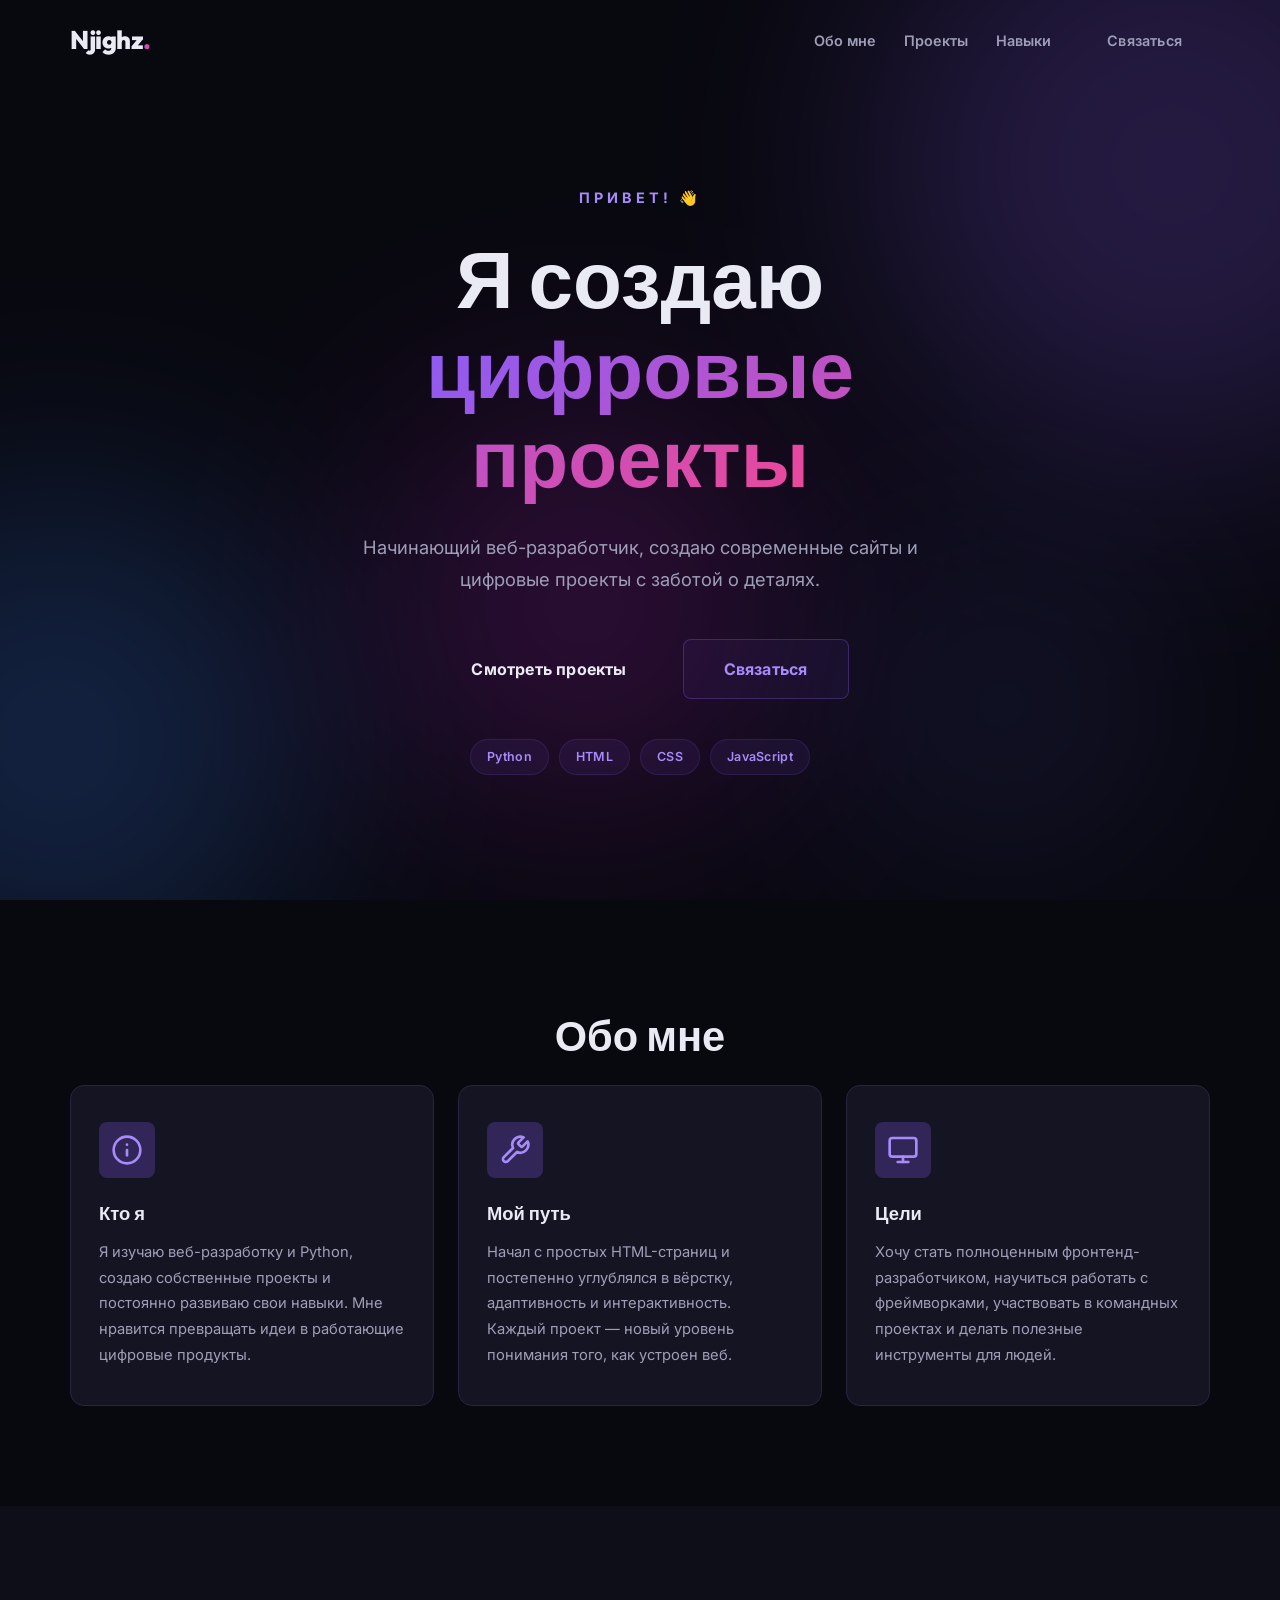
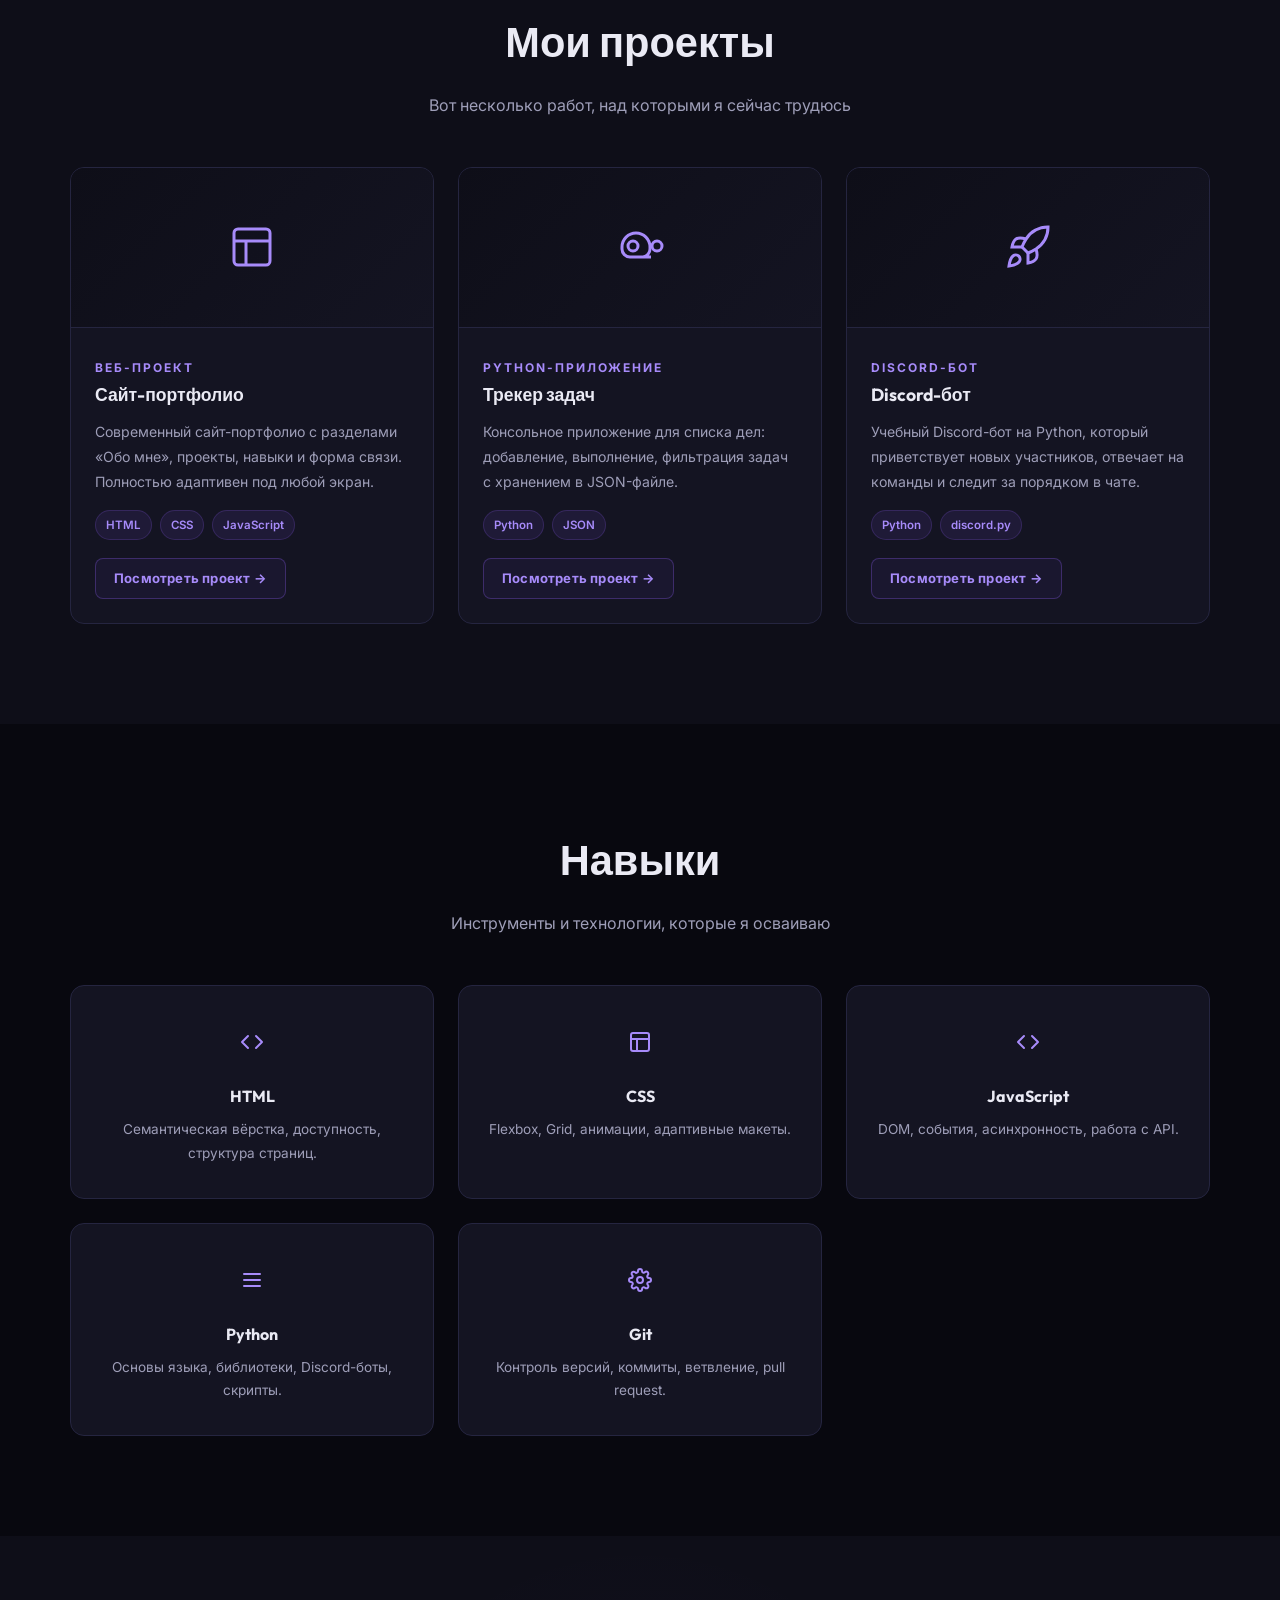
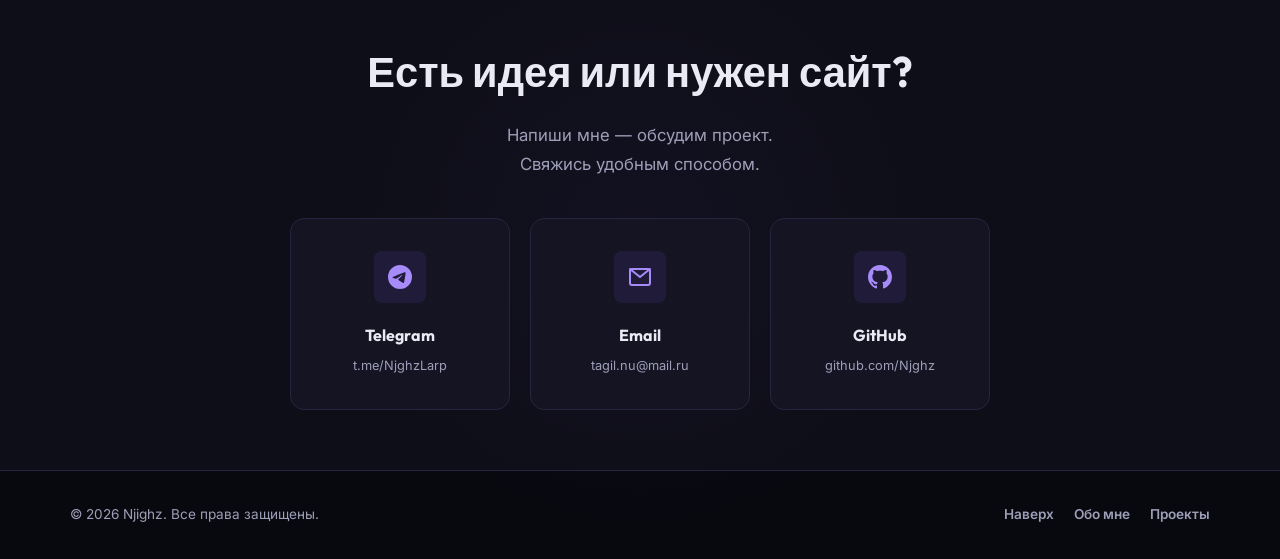
<file: index.html>
<!DOCTYPE html>
<html lang="ru">
  <head>
    <meta charset="UTF-8" />
    <meta name="viewport" content="width=device-width, initial-scale=1.0" />
    <title>Njighz — Портфолио разработчика</title>
    <link rel="preconnect" href="https://fonts.googleapis.com" />
    <link rel="preconnect" href="https://fonts.gstatic.com" crossorigin />
    <link
      href="https://fonts.googleapis.com/css2?family=Inter:wght@400;500;600;700;800&family=Outfit:wght@600;700;800&display=swap"
      rel="stylesheet"
    />
    <link rel="stylesheet" href="css/styles.css" />
  </head>
  <body>
    <!-- Прогресс-бар скролла -->
    <div class="scroll-progress" aria-hidden="true"></div>

    <!-- Навигация -->
    <header class="header">
      <div class="container header__inner">
        <a class="logo" href="#hero">Njighz<span>.</span></a>
        <nav class="nav" aria-label="Навигация">
          <a href="#about">Обо мне</a>
          <a href="#projects">Проекты</a>
          <a href="#skills">Навыки</a>
          <a href="#contact" class="btn">Связаться</a>
          <button class="burger" aria-label="Открыть меню" aria-expanded="false">
            <span></span>
            <span></span>
            <span></span>
          </button>
        </nav>
      </div>
    </header>

    <main>
      <!-- Главная секция -->
      <section class="hero" id="hero">
        <div class="container hero__inner">
          <p class="hero__eyebrow">Привет! 👋</p>
          <h1 class="hero__title">
            Я создаю <span class="accent">цифровые проекты</span>
          </h1>
          <p class="hero__desc">
            Начинающий веб-разработчик, создаю современные сайты
            и цифровые проекты с заботой о деталях.
          </p>
          <div class="hero__actions">
            <a href="#projects" class="btn btn--large">Смотреть проекты</a>
            <a href="#contact" class="btn btn--large btn--ghost">Связаться</a>
          </div>
          <div class="hero__tech">
            <span>Python</span>
            <span>HTML</span>
            <span>CSS</span>
            <span>JavaScript</span>
          </div>
        </div>
        <div class="hero__bg" aria-hidden="true">
          <div class="glow glow--1"></div>
          <div class="glow glow--2"></div>
          <div class="glow glow--3"></div>
          <div class="glow glow--4"></div>
        </div>
      </section>

      <!-- Обо мне -->
      <section class="section" id="about">
        <div class="container">
          <h2 class="section__title reveal">Обо мне</h2>
          <div class="about__grid">
            <div class="about__card reveal">
              <div class="about__icon" aria-hidden="true">
                <svg width="32" height="32" viewBox="0 0 24 24" fill="none"
                  stroke="currentColor" stroke-width="2" stroke-linecap="round"
                  stroke-linejoin="round">
                  <circle cx="12" cy="12" r="10"/>
                  <path d="M12 16v-4"/>
                  <path d="M12 8h.01"/>
                </svg>
              </div>
              <h3>Кто я</h3>
              <p>
                Я изучаю веб-разработку и Python, создаю собственные
                проекты и постоянно развиваю свои навыки.
                Мне нравится превращать идеи в работающие цифровые продукты.
              </p>
            </div>
            <div class="about__card reveal">
              <div class="about__icon" aria-hidden="true">
                <svg width="32" height="32" viewBox="0 0 24 24" fill="none"
                  stroke="currentColor" stroke-width="2" stroke-linecap="round"
                  stroke-linejoin="round">
                  <path d="M14.7 6.3a1 1 0 0 0 0 1.4l1.6 1.6a1 1 0 0 0 1.4 0l3.77-3.77a6 6 0 0 1-7.94 7.94l-6.91 6.91a2.12 2.12 0 0 1-3-3l6.91-6.91a6 6 0 0 1 7.94-7.94l-3.76 3.76z"/>
                </svg>
              </div>
              <h3>Мой путь</h3>
              <p>
                Начал с простых HTML-страниц и постепенно углублялся в
                вёрстку, адаптивность и интерактивность. Каждый проект —
                новый уровень понимания того, как устроен веб.
              </p>
            </div>
            <div class="about__card reveal">
              <div class="about__icon" aria-hidden="true">
                <svg width="32" height="32" viewBox="0 0 24 24" fill="none"
                  stroke="currentColor" stroke-width="2" stroke-linecap="round"
                  stroke-linejoin="round">
                  <rect x="2" y="3" width="20" height="14" rx="2"/>
                  <path d="M8 21h8"/>
                  <path d="M12 17v4"/>
                </svg>
              </div>
              <h3>Цели</h3>
              <p>
                Хочу стать полноценным фронтенд-разработчиком, научиться
                работать с фреймворками, участвовать в командных проектах
                и делать полезные инструменты для людей.
              </p>
            </div>
          </div>
        </div>
      </section>

      <!-- Мои проекты -->
      <section class="section section--alt" id="projects">
        <div class="container">
          <h2 class="section__title reveal">Мои проекты</h2>
          <p class="section__subtitle reveal">
            Вот несколько работ, над которыми я сейчас трудюсь
          </p>
          <div class="projects__grid">
            <!-- Проект 1 -->
            <article class="project-card reveal">
              <div class="project-card__thumb" aria-hidden="true">
                <svg width="48" height="48" viewBox="0 0 24 24" fill="none"
                  stroke="currentColor" stroke-width="1.5">
                  <rect x="3" y="3" width="18" height="18" rx="2"/>
                  <path d="M3 9h18"/>
                  <path d="M9 21V9"/>
                </svg>
              </div>
              <div class="project-card__body">
                <span class="eyebrow">Веб-проект</span>
                <h3>Сайт-портфолио</h3>
                <p>
                  Современный сайт-портфолио с разделами «Обо мне»,
                  проекты, навыки и форма связи. Полностью адаптивен
                  под любой экран.
                </p>
                <div class="project-card__tags">
                  <span class="tag">HTML</span>
                  <span class="tag">CSS</span>
                  <span class="tag">JavaScript</span>
                </div>
                <!-- TODO: замени ссылку на реальный URL проекта -->
                <a href="projects/portfolio.html" class="btn btn--small btn--ghost">
                  Посмотреть проект →
                </a>
              </div>
            </article>

            <!-- Проект 2 -->
            <article class="project-card reveal">
              <div class="project-card__thumb" aria-hidden="true">
                <svg width="48" height="48" viewBox="0 0 24 24" fill="none"
                  stroke="currentColor" stroke-width="1.5">
                  <path d="M6 11.5A2.5 2.5 0 0 1 8.5 9 2.5 2.5 0 0 1 11 11.5 2.5 2.5 0 0 1 8.5 14 2.5 2.5 0 0 1 6 11.5z"/>
                  <path d="M18 11.5A2.5 2.5 0 0 1 20.5 9 2.5 2.5 0 0 1 23 11.5 2.5 2.5 0 0 1 20.5 14 2.5 2.5 0 0 1 18 11.5z"/>
                  <path d="M17.5 17H7A4 4 0 0 1 3 13v-1a7 7 0 0 1 14 0v1a4 4 0 0 1-3.5 4z"/>
                </svg>
              </div>
              <div class="project-card__body">
                <span class="eyebrow">Python-приложение</span>
                <h3>Трекер задач</h3>
                <p>
                  Консольное приложение для списка дел: добавление,
                  выполнение, фильтрация задач с хранением в JSON-файле.
                </p>
                <div class="project-card__tags">
                  <span class="tag">Python</span>
                  <span class="tag">JSON</span>
                </div>
                <!-- TODO: замени ссылку на реальный URL проекта -->
                <a href="projects/python-app.html" class="btn btn--small btn--ghost">
                  Посмотреть проект →
                </a>
              </div>
            </article>

            <!-- Проект 3 -->
            <article class="project-card reveal">
              <div class="project-card__thumb" aria-hidden="true">
                <svg width="48" height="48" viewBox="0 0 24 24" fill="none"
                  stroke="currentColor" stroke-width="1.5">
                  <path d="M4.5 16.5c-1.5 1.26-2 5-2 5s3.74-.5 5-2c.71-.84.7-2.13-.09-2.91a2.18 2.18 0 0 0-2.91-.09z"/>
                  <path d="M12 15l-3-3a22 22 0 0 1 2-3.95A12.88 12.88 0 0 1 22 2c0 2.72-.78 7.5-6 11a22.35 22.35 0 0 1-4 2z"/>
                  <path d="M9 12H4s.55-3.03 2-4c1.62-1.08 5 0 5 0"/>
                  <path d="M12 15v5s3.03-.55 4-2c1.08-1.62 0-5 0-5"/>
                </svg>
              </div>
              <div class="project-card__body">
                <span class="eyebrow">Discord-бот</span>
                <h3>Discord-бот</h3>
                <p>
                  Учебный Discord-бот на Python, который приветствует
                  новых участников, отвечает на команды и следит за
                  порядком в чате.
                </p>
                <div class="project-card__tags">
                  <span class="tag">Python</span>
                  <span class="tag">discord.py</span>
                </div>
                <!-- TODO: замени ссылку на реальный URL проекта -->
                <a href="projects/discord-bot.html" class="btn btn--small btn--ghost">
                  Посмотреть проект →
                </a>
              </div>
            </article>
          </div>
        </div>
      </section>

      <!-- Навыки -->
      <section class="section" id="skills">
        <div class="container">
          <h2 class="section__title reveal">Навыки</h2>
          <p class="section__subtitle reveal">
            Инструменты и технологии, которые я осваиваю
          </p>
          <div class="skills__grid">
            <div class="skill-card reveal">
              <div class="skill-card__icon" aria-hidden="true">
                <svg width="24" height="24" viewBox="0 0 24 24" fill="none"
                  stroke="currentColor" stroke-width="2" stroke-linecap="round"
                  stroke-linejoin="round">
                  <polyline points="16 18 22 12 16 6"/>
                  <polyline points="8 6 2 12 8 18"/>
                </svg>
              </div>
              <h3>HTML</h3>
              <p>Семантическая вёрстка, доступность, структура страниц.</p>
            </div>
            <div class="skill-card reveal">
              <div class="skill-card__icon" aria-hidden="true">
                <svg width="24" height="24" viewBox="0 0 24 24" fill="none"
                  stroke="currentColor" stroke-width="2" stroke-linecap="round"
                  stroke-linejoin="round">
                  <rect x="3" y="3" width="18" height="18" rx="2"/>
                  <path d="M3 9h18"/>
                  <path d="M9 21V9"/>
                </svg>
              </div>
              <h3>CSS</h3>
              <p>Flexbox, Grid, анимации, адаптивные макеты.</p>
            </div>
            <div class="skill-card reveal">
              <div class="skill-card__icon" aria-hidden="true">
                <svg width="24" height="24" viewBox="0 0 24 24" fill="none"
                  stroke="currentColor" stroke-width="2" stroke-linecap="round"
                  stroke-linejoin="round">
                  <polyline points="16 18 22 12 16 6"/>
                  <polyline points="8 6 2 12 8 18"/>
                </svg>
              </div>
              <h3>JavaScript</h3>
              <p>DOM, события, асинхронность, работа с API.</p>
            </div>
            <div class="skill-card reveal">
              <div class="skill-card__icon" aria-hidden="true">
                <svg width="24" height="24" viewBox="0 0 24 24" fill="none"
                  stroke="currentColor" stroke-width="2" stroke-linecap="round"
                  stroke-linejoin="round">
                  <line x1="4" y1="6" x2="20" y2="6"/>
                  <line x1="4" y1="12" x2="20" y2="12"/>
                  <line x1="4" y1="18" x2="20" y2="18"/>
                </svg>
              </div>
              <h3>Python</h3>
              <p>Основы языка, библиотеки, Discord-боты, скрипты.</p>
            </div>
            <div class="skill-card reveal">
              <div class="skill-card__icon" aria-hidden="true">
                <svg width="24" height="24" viewBox="0 0 24 24" fill="none"
                  stroke="currentColor" stroke-width="2" stroke-linecap="round"
                  stroke-linejoin="round">
                  <circle cx="12" cy="12" r="3"/>
                  <path d="M19.4 15a1.65 1.65 0 0 0 .33 1.82l.06.06a2 2 0 0 1 0 2.83 2 2 0 0 1-2.83 0l-.06-.06a1.65 1.65 0 0 0-1.82-.33 1.65 1.65 0 0 0-1 1.51V21a2 2 0 0 1-2 2 2 2 0 0 1-2-2v-.09A1.65 1.65 0 0 0 9 19.4a1.65 1.65 0 0 0-1.82.33l-.06.06a2 2 0 0 1-2.83 0 2 2 0 0 1 0-2.83l.06-.06A1.65 1.65 0 0 0 4.68 15a1.65 1.65 0 0 0-1.51-1H3a2 2 0 0 1-2-2 2 2 0 0 1 2-2h.09A1.65 1.65 0 0 0 4.6 9a1.65 1.65 0 0 0-.33-1.82l-.06-.06a2 2 0 0 1 0-2.83 2 2 0 0 1 2.83 0l.06.06A1.65 1.65 0 0 0 9 4.68a1.65 1.65 0 0 0 1-1.51V3a2 2 0 0 1 2-2 2 2 0 0 1 2 2v.09a1.65 1.65 0 0 0 1 1.51 1.65 1.65 0 0 0 1.82-.33l.06-.06a2 2 0 0 1 2.83 0 2 2 0 0 1 0 2.83l-.06.06a1.65 1.65 0 0 0-.33 1.82V9a1.65 1.65 0 0 0 1.51 1H21a2 2 0 0 1 2 2 2 2 0 0 1-2 2h-.09a1.65 1.65 0 0 0-1.51 1z"/>
                </svg>
              </div>
              <h3>Git</h3>
              <p>Контроль версий, коммиты, ветвление, pull request.</p>
            </div>
          </div>
        </div>
      </section>

      <!-- Контакты -->
      <section class="section section--contact" id="contact">
        <div class="container">
          <div class="contact__inner reveal">
            <h2 class="section__title">Есть идея или нужен сайт?</h2>
            <p class="contact__desc">
              Напиши мне — обсудим проект.<br />
              Свяжись удобным способом.
            </p>
            <div class="contact__grid">
              <!-- Telegram -->
              <a href="https://t.me/NjghzLarp" target="_blank" rel="noopener noreferrer" class="contact-card reveal">
                <div class="contact-card__icon" aria-hidden="true">
                  <svg width="24" height="24" viewBox="0 0 24 24" fill="currentColor">
                    <path d="M11.944 0A12 12 0 0 0 0 12a12 12 0 0 0 12 12 12 12 0 0 0 12-12A12 12 0 0 0 12 0a12 12 0 0 0-.056 0zm4.962 7.224c.1-.002.321.023.465.14a.506.506 0 0 1 .171.325c.016.093.036.306.02.472-.18 1.898-.962 6.502-1.36 8.627-.168.9-.499 1.201-.82 1.23-.696.065-1.225-.46-1.9-.902-1.056-.693-1.653-1.124-2.678-1.8-1.185-.78-.417-1.21.258-1.91.177-.184 3.247-2.977 3.307-3.23.007-.032.014-.15-.056-.212s-.174-.041-.249-.024c-.106.024-1.793 1.14-5.061 3.345-.479.33-.913.49-1.302.48-.428-.008-1.252-.241-1.865-.44-.752-.245-1.349-.374-1.297-.789.027-.216.325-.437.893-.663 3.498-1.524 5.834-2.529 6.998-3.014 3.332-1.386 4.025-1.627 4.476-1.635z"/>
                  </svg>
                </div>
                <h3>Telegram</h3>
                <p>t.me/NjghzLarp</p>
              </a>

              <!-- Email -->
              <a href="mailto:tagil.nu@mail.ru" class="contact-card reveal">
                <div class="contact-card__icon" aria-hidden="true">
                  <svg width="24" height="24" viewBox="0 0 24 24" fill="none"
                    stroke="currentColor" stroke-width="2" stroke-linecap="round"
                    stroke-linejoin="round">
                    <rect x="2" y="4" width="20" height="16" rx="2"/>
                    <path d="M22 4l-10 8L2 4"/>
                  </svg>
                </div>
                <h3>Email</h3>
                <p>tagil.nu@mail.ru</p>
              </a>

              <!-- GitHub -->
              <a href="https://github.com/Njghz" target="_blank" rel="noopener noreferrer" class="contact-card reveal">
                <div class="contact-card__icon" aria-hidden="true">
                  <svg width="24" height="24" viewBox="0 0 24 24" fill="currentColor">
                    <path d="M12 0C5.37 0 0 5.37 0 12c0 5.31 3.435 9.795 8.205 11.385.6.105.825-.255.825-.57 0-.285-.015-1.23-.015-2.235-3.015.555-3.795-.735-4.035-1.41-.135-.345-.72-1.41-1.23-1.695-.42-.225-1.02-.78-.015-.795.945-.015 1.62.87 1.845 1.23 1.08 1.815 2.805 1.305 3.495.99.105-.78.42-1.305.765-1.605-2.67-.3-5.46-1.335-5.46-5.925 0-1.305.465-2.385 1.23-3.225-.12-.3-.54-1.53.12-3.18 0 0 1.005-.315 3.3 1.23.96-.27 1.98-.405 3-.405s2.04.135 3 .405c2.295-1.56 3.3-1.23 3.3-1.23.66 1.65.24 2.88.12 3.18.765.84 1.23 1.905 1.23 3.225 0 4.605-2.805 5.625-5.475 5.925.435.375.81 1.095.81 2.22 0 1.605-.015 2.895-.015 3.3 0 .315.225.69.825.57A12.02 12.02 0 0 0 24 12c0-6.63-5.37-12-12-12z"/>
                  </svg>
                </div>
                <h3>GitHub</h3>
                <p>github.com/Njghz</p>
              </a>
            </div>
          </div>
        </div>
      </section>
    </main>

    <!-- Подвал -->
    <footer class="footer">
      <div class="container footer__inner">
        <p>&copy; 2026 Njighz. Все права защищены.</p>
        <nav aria-label="Навигация подвала">
          <a href="#hero">Наверх</a>
          <a href="#about">Обо мне</a>
          <a href="#projects">Проекты</a>
        </nav>
      </div>
    </footer>

    <script src="js/main.js"></script>
  </body>
</html>
</file>
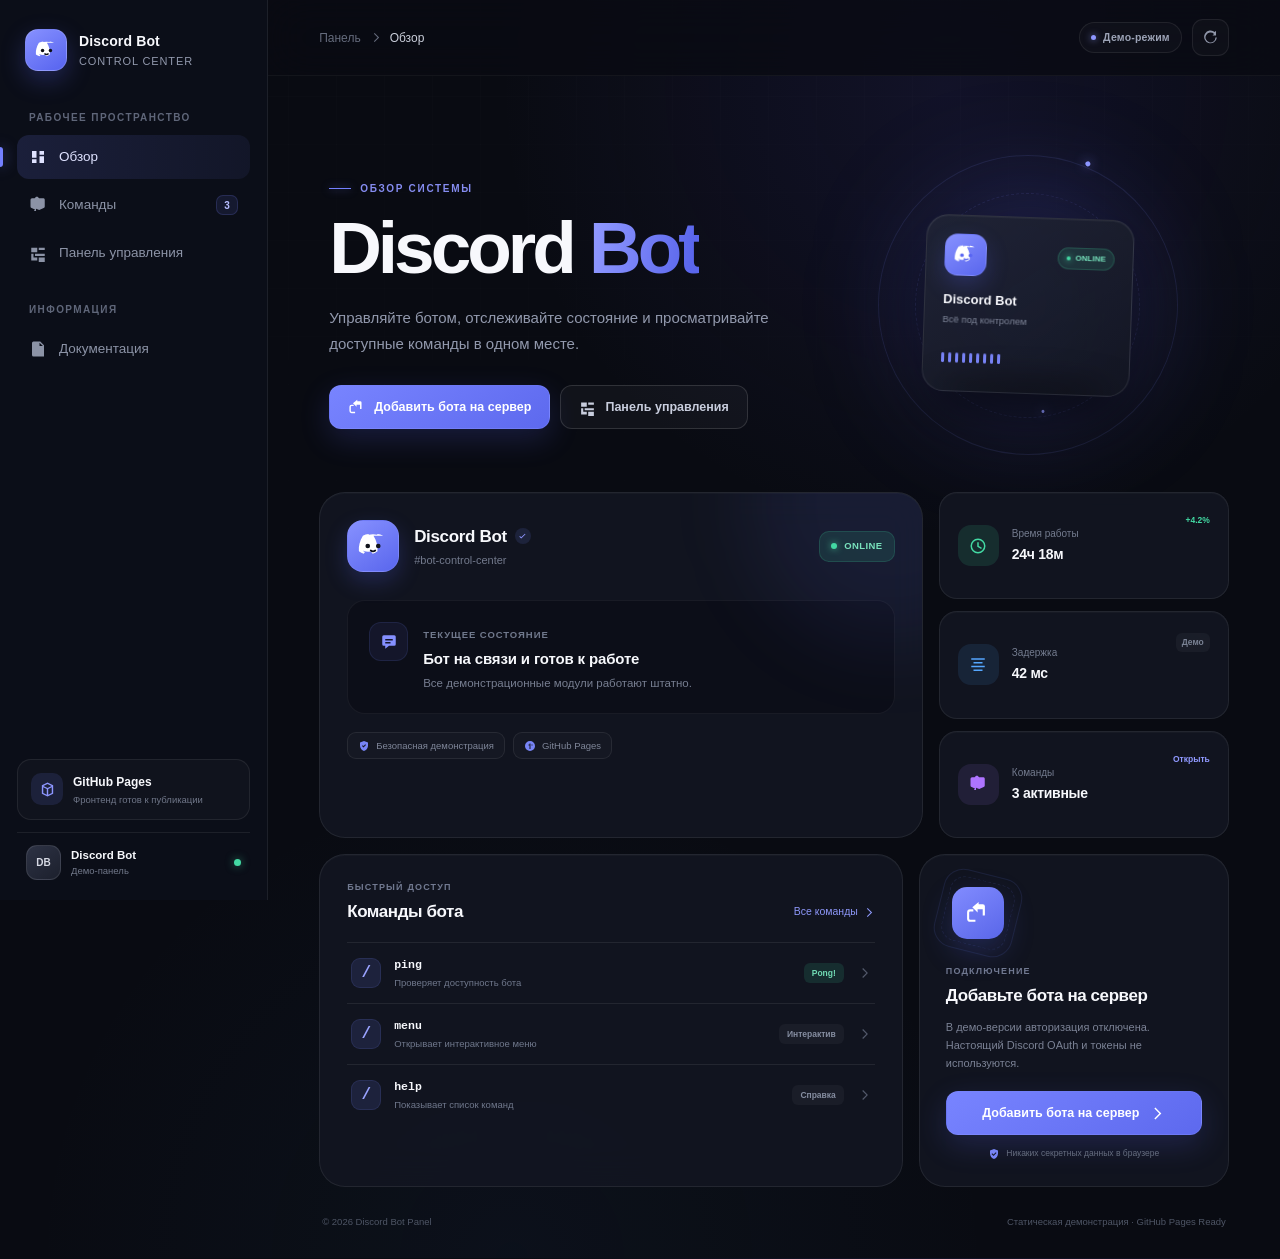
<file: projects/discord-panel/index.html>
<!doctype html>
<html lang="ru">
  <head>
    <meta charset="UTF-8" />
    <meta name="viewport" content="width=device-width, initial-scale=1.0" />
    <meta
      name="description"
      content="Современная демонстрационная панель управления Discord-ботом."
    />
    <meta name="theme-color" content="#090b12" />
    <meta name="color-scheme" content="dark" />
    <title>Discord Bot — Панель управления</title>
    <link rel="icon" href="./favicon.svg" type="image/svg+xml" />
    <link rel="stylesheet" href="./styles.css" />
    <script src="./script.js" defer></script>
  </head>

  <body data-bot-status="online">
    <a class="skip-link" href="#main-content">Перейти к содержимому</a>

    <div class="app-shell">
      <div class="sidebar-backdrop" data-sidebar-close></div>

      <aside class="sidebar" id="sidebar" aria-label="Основная навигация">
        <div class="brand">
          <div class="brand__mark brand__mark--small" aria-hidden="true">
            <svg viewBox="0 0 48 48" role="img">
              <path
                fill="currentColor"
                d="M37.5 10.2A21 21 0 0 0 30 8l-.5 1.1a19.4 19.4 0 0 0-11 0L18 8a21 21 0 0 0-7.5 2.2C6.1 17.3 4.7 24.2 5.2 31a21.2 21.2 0 0 0 6.5 3.3l1.6-2.2-2-1a.5.5 0 0 1-.1-.8 15 15 0 0 0 12.8 0 .5.5 0 0 1-.1.8l-2 1 1.6 2.2A21.2 21.2 0 0 0 30 31c.5-6.8-.9-13.7-5.3-20.8Z"
              />
              <circle cx="17" cy="24" r="3.1" fill="#0b0d14" />
              <circle cx="31" cy="24" r="3.1" fill="#0b0d14" />
              <path
                d="M21 30c1.8 1.3 4.2 1.3 6 0"
                fill="none"
                stroke="#0b0d14"
                stroke-linecap="round"
                stroke-width="2.4"
              />
            </svg>
          </div>
          <div>
            <strong>Discord Bot</strong>
            <span>Control Center</span>
          </div>
        </div>

        <div class="sidebar__label">Рабочее пространство</div>
        <nav class="nav-list">
          <button
            class="nav-item is-active"
            type="button"
            data-section-target="overview"
            aria-current="page"
          >
            <svg viewBox="0 0 24 24" aria-hidden="true">
              <path d="M4 13h6V4H4v9Zm0 7h6v-5H4v5Zm10 0h6v-9h-6v9Zm0-16v5h6V4h-6Z" />
            </svg>
            <span>Обзор</span>
          </button>
          <button class="nav-item" type="button" data-dialog-open="commands-dialog">
            <svg viewBox="0 0 24 24" aria-hidden="true">
              <path d="m9.4 18.6-6-2.7A2 2 0 0 1 2 14V5a2 2 0 0 1 2-2h3.5L9.5 1h2l2 2h6A2 2 0 0 1 21 5v9a2 2 0 0 1-1.4 1.9l-6 2.7-4.2-1.5v3H7v-1.4l2.4-1Z" />
            </svg>
            <span>Команды</span>
            <span class="nav-item__badge">3</span>
          </button>
          <button class="nav-item" type="button" data-dialog-open="control-dialog">
            <svg viewBox="0 0 24 24" aria-hidden="true">
              <path d="M3 5h8v6H3V5Zm10 0h8v3h-8V5ZM3 13h3v6H3v-6Zm5 0h13v3H8v-3Zm-5 5h8v4H3v-4Zm10 0h8v6h-8v-6Z" />
            </svg>
            <span>Панель управления</span>
          </button>
        </nav>

        <div class="sidebar__label sidebar__label--secondary">Информация</div>
        <nav class="nav-list">
          <button class="nav-item" type="button" data-dialog-open="commands-dialog">
            <svg viewBox="0 0 24 24" aria-hidden="true">
              <path d="M6 2h9l5 5v15H6a2 2 0 0 1-2-2V4a2 2 0 0 1 2-2Zm8 1.5V8h4.5L14 3.5ZM8 12h8v2H8v-2Zm0 4h8v2H8v-2Z" />
            </svg>
            <span>Документация</span>
          </button>
        </nav>

        <div class="sidebar__spacer"></div>

        <div class="pages-badge">
          <div class="pages-badge__icon" aria-hidden="true">
            <svg viewBox="0 0 24 24">
              <path d="M12 2 4 6v12l8 4 8-4V6l-8-4Zm0 2.2 5.8 2.9L12 10 6.2 7.1 12 4.2ZM6 8.8l5 2.5v8.1l-5-2.5V8.8Zm7 10.6v-8.1l5-2.5v8.1l-5 2.5Z" />
            </svg>
          </div>
          <div>
            <strong>GitHub Pages</strong>
            <span>Фронтенд готов к публикации</span>
          </div>
        </div>

        <div class="sidebar-profile">
          <div class="sidebar-profile__avatar">DB</div>
          <div>
            <strong>Discord Bot</strong>
            <span>Демо-панель</span>
          </div>
          <span class="online-dot" aria-hidden="true"></span>
        </div>
      </aside>

      <main class="main" id="main-content">
        <header class="topbar">
          <div class="topbar__left">
            <button
              class="icon-button menu-toggle"
              type="button"
              aria-label="Открыть меню"
              aria-controls="sidebar"
              aria-expanded="false"
              data-sidebar-open
            >
              <svg viewBox="0 0 24 24" aria-hidden="true">
                <path d="M4 6h16v2H4V6Zm0 5h16v2H4v-2Zm0 5h16v2H4v-2Z" />
              </svg>
            </button>
            <div class="breadcrumbs">
              <span>Панель</span>
              <svg viewBox="0 0 24 24" aria-hidden="true">
                <path d="m9 5 7 7-7 7 1.4 1.4 8.4-8.4-8.4-8.4L9 5Z" />
              </svg>
              <strong>Обзор</strong>
            </div>
          </div>

          <div class="topbar__actions">
            <div class="demo-badge">
              <span class="demo-badge__dot" aria-hidden="true"></span>
              Демо-режим
            </div>
            <button class="icon-button" type="button" data-refresh aria-label="Обновить демо-данные">
              <svg class="refresh-icon" viewBox="0 0 24 24" aria-hidden="true">
                <path d="M19.8 6.2V2.5L18 4.3A9 9 0 1 0 21 12h-2a7 7 0 1 1-2-4.9l-2.2 2.2h5v-3Z" />
              </svg>
            </button>
          </div>
        </header>

        <div class="content">
          <section class="hero" id="overview" aria-labelledby="page-title">
            <div class="hero__copy">
              <div class="eyebrow">
                <span class="eyebrow__line"></span>
                Обзор системы
              </div>
              <h1 id="page-title">Discord <span>Bot</span></h1>
              <p>
                Управляйте ботом, отслеживайте состояние и просматривайте доступные
                команды в одном месте.
              </p>
              <div class="hero__actions">
                <button class="button button--primary" type="button" data-dialog-open="add-dialog">
                  <svg viewBox="0 0 24 24" aria-hidden="true">
                    <path d="M19 14a7 7 0 0 0 .1-1V5a2 2 0 0 0-2-2h-4V1L7 6l5.1 5V8H17v6h2Z" />
                    <path d="M5 8a3 3 0 0 0-3 3v6a3 3 0 0 0 3 3h5v-2H5a1 1 0 0 1-1-1v-6a1 1 0 0 1 1-1h3V8H5Z" />
                  </svg>
                  Добавить бота на сервер
                </button>
                <button class="button button--secondary" type="button" data-dialog-open="control-dialog">
                  <svg viewBox="0 0 24 24" aria-hidden="true">
                    <path d="M3 5h8v6H3V5Zm10 0h8v3h-8V5ZM3 13h3v6H3v-6Zm5 0h13v3H8v-3Zm-5 5h8v4H3v-4Zm10 0h8v6h-8v-6Z" />
                  </svg>
                  Панель управления
                </button>
              </div>
            </div>

            <div class="hero__visual" aria-hidden="true">
              <div class="hero-orbit hero-orbit--outer"></div>
              <div class="hero-orbit hero-orbit--inner"></div>
              <div class="hero-glow"></div>
              <div class="hero-bot-card">
                <div class="hero-bot-card__top">
                  <div class="bot-avatar">
                    <svg viewBox="0 0 48 48">
                      <path
                        fill="currentColor"
                        d="M37.5 10.2A21 21 0 0 0 30 8l-.5 1.1a19.4 19.4 0 0 0-11 0L18 8a21 21 0 0 0-7.5 2.2C6.1 17.3 4.7 24.2 5.2 31a21.2 21.2 0 0 0 6.5 3.3l1.6-2.2-2-1a.5.5 0 0 1-.1-.8 15 15 0 0 0 12.8 0 .5.5 0 0 1-.1.8l-2 1 1.6 2.2A21.2 21.2 0 0 0 30 31c.5-6.8-.9-13.7-5.3-20.8Z"
                      />
                      <circle cx="17" cy="24" r="3.1" fill="#5865f2" />
                      <circle cx="31" cy="24" r="3.1" fill="#5865f2" />
                      <path
                        d="M21 30c1.8 1.3 4.2 1.3 6 0"
                        fill="none"
                        stroke="#5865f2"
                        stroke-linecap="round"
                        stroke-width="2.4"
                      />
                    </svg>
                  </div>
                  <span class="status-pill is-online">
                    <span class="status-pill__dot"></span>
                    <span data-status-label>Online</span>
                  </span>
                </div>
                <strong>Discord Bot</strong>
                <span>Всё под контролем</span>
                <div class="mini-wave" aria-hidden="true">
                  <i></i><i></i><i></i><i></i><i></i><i></i><i></i><i></i><i></i>
                </div>
              </div>
            </div>
          </section>

          <section class="dashboard-grid" aria-label="Состояние Discord-бота">
            <article class="panel bot-panel">
              <div class="panel__glow"></div>
              <div class="bot-panel__header">
                <div class="bot-panel__identity">
                  <div class="bot-avatar bot-avatar--large">
                    <svg viewBox="0 0 48 48" aria-hidden="true">
                      <path
                        fill="currentColor"
                        d="M37.5 10.2A21 21 0 0 0 30 8l-.5 1.1a19.4 19.4 0 0 0-11 0L18 8a21 21 0 0 0-7.5 2.2C6.1 17.3 4.7 24.2 5.2 31a21.2 21.2 0 0 0 6.5 3.3l1.6-2.2-2-1a.5.5 0 0 1-.1-.8 15 15 0 0 0 12.8 0 .5.5 0 0 1-.1.8l-2 1 1.6 2.2A21.2 21.2 0 0 0 30 31c.5-6.8-.9-13.7-5.3-20.8Z"
                      />
                      <circle cx="17" cy="24" r="3.1" fill="#10121b" />
                      <circle cx="31" cy="24" r="3.1" fill="#10121b" />
                      <path
                        d="M21 30c1.8 1.3 4.2 1.3 6 0"
                        fill="none"
                        stroke="#10121b"
                        stroke-linecap="round"
                        stroke-width="2.4"
                      />
                    </svg>
                  </div>
                  <div>
                    <div class="bot-panel__name-row">
                      <h2>Discord Bot</h2>
                      <span class="verified-badge" title="Демо-версия">
                        <svg viewBox="0 0 24 24" aria-hidden="true">
                          <path d="m9.2 16.6-4.1-4.1 1.4-1.4 2.7 2.7 8-8 1.4 1.4-9.4 9.4Z" />
                        </svg>
                      </span>
                    </div>
                    <p>#bot-control-center</p>
                  </div>
                </div>
                <button
                  class="status-badge is-online"
                  type="button"
                  data-status-toggle
                  aria-label="Переключить демонстрационный статус"
                  aria-pressed="false"
                >
                  <span class="status-badge__dot"></span>
                  <span data-status-label>Online</span>
                </button>
              </div>

              <div class="bot-panel__message">
                <div class="message-icon">
                  <svg viewBox="0 0 24 24" aria-hidden="true">
                    <path d="M5 3h14a2 2 0 0 1 2 2v10a2 2 0 0 1-2 2h-7l-5 4v-4H5a2 2 0 0 1-2-2V5a2 2 0 0 1 2-2Zm2 5v2h10V8H7Zm0 4v2h7v-2H7Z" />
                  </svg>
                </div>
                <div>
                  <span class="bot-panel__message-label">Текущее состояние</span>
                  <h3 id="bot-state-title">Бот на связи и готов к работе</h3>
                  <p id="bot-state-description">
                    Все демонстрационные модули работают штатно.
                  </p>
                </div>
              </div>

              <div class="bot-panel__tags">
                <span>
                  <svg viewBox="0 0 24 24" aria-hidden="true">
                    <path d="M12 2 4 5v6c0 5 3.4 9.7 8 11 4.6-1.3 8-6 8-11V5l-8-3Zm4 8-5 5-3-3 1.4-1.4 1.6 1.6 3.6-3.6L16 10Z" />
                  </svg>
                  Безопасная демонстрация
                </span>
                <span>
                  <svg viewBox="0 0 24 24" aria-hidden="true">
                    <path d="M12 2a10 10 0 1 0 10 10A10 10 0 0 0 12 2Zm1 5v11h-2V7h2Zm-4 4V9h2v2H9Zm6 0V9h2v2h-2Z" />
                  </svg>
                  GitHub Pages
                </span>
              </div>
            </article>

            <div class="stats-column">
              <article class="stat-card">
                <div class="stat-card__icon stat-card__icon--green">
                  <svg viewBox="0 0 24 24" aria-hidden="true">
                    <path d="M12 2a10 10 0 1 0 10 10A10 10 0 0 0 12 2Zm0 18a8 8 0 1 1 8-8 8 8 0 0 1-8 8Zm1-13h-2v6l5.2 3.1 1-1.7-4.2-2.5V7Z" />
                  </svg>
                </div>
                <div>
                  <span>Время работы</span>
                  <strong>24ч 18м</strong>
                </div>
                <span class="trend trend--up">+4.2%</span>
              </article>
              <article class="stat-card">
                <div class="stat-card__icon stat-card__icon--blue">
                  <svg viewBox="0 0 24 24" aria-hidden="true">
                    <path d="M3 3h18v2H3V3Zm3 5h12v2H6V8Zm-3 5h18v2H3v-2Zm3 5h12v2H6v-2Z" />
                  </svg>
                </div>
                <div>
                  <span>Задержка</span>
                  <strong>42 мс</strong>
                </div>
                <span class="trend trend--neutral">Демо</span>
              </article>
              <article class="stat-card">
                <div class="stat-card__icon stat-card__icon--purple">
                  <svg viewBox="0 0 24 24" aria-hidden="true">
                    <path d="m9.4 18.6-6-2.7A2 2 0 0 1 2 14V5a2 2 0 0 1 2-2h3.5L9.5 1h2l2 2h6A2 2 0 0 1 21 5v9a2 2 0 0 1-1.4 1.9l-6 2.7-4.2-1.5v3H7v-1.4l2.4-1Z" />
                  </svg>
                </div>
                <div>
                  <span>Команды</span>
                  <strong>3 активные</strong>
                </div>
                <button class="trend trend--link" type="button" data-dialog-open="commands-dialog">
                  Открыть
                </button>
              </article>
            </div>
          </section>

          <section class="lower-grid" aria-label="Команды и подключение">
            <article class="panel commands-preview">
              <div class="panel-heading">
                <div>
                  <span class="panel-heading__eyebrow">Быстрый доступ</span>
                  <h2>Команды бота</h2>
                </div>
                <button class="text-button" type="button" data-dialog-open="commands-dialog">
                  Все команды
                  <svg viewBox="0 0 24 24" aria-hidden="true">
                    <path d="m9 5 7 7-7 7 1.4 1.4 8.4-8.4-8.4-8.4L9 5Z" />
                  </svg>
                </button>
              </div>

              <div class="command-list">
                <button class="command-row" type="button" data-dialog-open="commands-dialog">
                  <span class="command-row__slash">/</span>
                  <span class="command-row__body">
                    <strong>ping</strong>
                    <small>Проверяет доступность бота</small>
                  </span>
                  <span class="command-row__reply">Pong!</span>
                  <svg viewBox="0 0 24 24" aria-hidden="true">
                    <path d="m9 5 7 7-7 7 1.4 1.4 8.4-8.4-8.4-8.4L9 5Z" />
                  </svg>
                </button>
                <button class="command-row" type="button" data-dialog-open="commands-dialog">
                  <span class="command-row__slash">/</span>
                  <span class="command-row__body">
                    <strong>menu</strong>
                    <small>Открывает интерактивное меню</small>
                  </span>
                  <span class="command-row__tag">Интерактив</span>
                  <svg viewBox="0 0 24 24" aria-hidden="true">
                    <path d="m9 5 7 7-7 7 1.4 1.4 8.4-8.4-8.4-8.4L9 5Z" />
                  </svg>
                </button>
                <button class="command-row" type="button" data-dialog-open="commands-dialog">
                  <span class="command-row__slash">/</span>
                  <span class="command-row__body">
                    <strong>help</strong>
                    <small>Показывает список команд</small>
                  </span>
                  <span class="command-row__tag">Справка</span>
                  <svg viewBox="0 0 24 24" aria-hidden="true">
                    <path d="m9 5 7 7-7 7 1.4 1.4 8.4-8.4-8.4-8.4L9 5Z" />
                  </svg>
                </button>
              </div>
            </article>

            <article class="panel connect-card">
              <div class="connect-card__visual" aria-hidden="true">
                <div class="connect-card__rings"></div>
                <div class="connect-card__icon">
                  <svg viewBox="0 0 24 24">
                    <path d="M19 14a7 7 0 0 0 .1-1V5a2 2 0 0 0-2-2h-4V1L7 6l5.1 5V8H17v6h2Z" />
                    <path d="M5 8a3 3 0 0 0-3 3v6a3 3 0 0 0 3 3h5v-2H5a1 1 0 0 1-1-1v-6a1 1 0 0 1 1-1h3V8H5Z" />
                  </svg>
                </div>
              </div>
              <span class="panel-heading__eyebrow">Подключение</span>
              <h2>Добавьте бота на сервер</h2>
              <p>
                В демо-версии авторизация отключена. Настоящий Discord OAuth и токены
                не используются.
              </p>
              <button class="button button--primary button--full" type="button" data-dialog-open="add-dialog">
                Добавить бота на сервер
                <svg viewBox="0 0 24 24" aria-hidden="true">
                  <path d="m9 5 7 7-7 7 1.4 1.4 8.4-8.4-8.4-8.4L9 5Z" />
                </svg>
              </button>
              <span class="connect-card__note">
                <svg viewBox="0 0 24 24" aria-hidden="true">
                  <path d="M12 2 4 5v6c0 5 3.4 9.7 8 11 4.6-1.3 8-6 8-11V5l-8-3Zm-1 14-4-4 1.4-1.4L11 13.2l4.6-4.6L17 10l-6 6Z" />
                </svg>
                Никаких секретных данных в браузере
              </span>
            </article>
          </section>

          <footer class="page-footer">
            <p>© <span id="current-year"></span> Discord Bot Panel</p>
            <span>Статическая демонстрация · GitHub Pages Ready</span>
          </footer>
        </div>
      </main>
    </div>

    <dialog class="modal" id="add-dialog" aria-labelledby="add-dialog-title">
      <div class="modal__header">
        <div class="modal__icon modal__icon--discord">
          <svg viewBox="0 0 24 24" aria-hidden="true">
            <path d="M19 14a7 7 0 0 0 .1-1V5a2 2 0 0 0-2-2h-4V1L7 6l5.1 5V8H17v6h2Z" />
            <path d="M5 8a3 3 0 0 0-3 3v6a3 3 0 0 0 3 3h5v-2H5a1 1 0 0 1-1-1v-6a1 1 0 0 1 1-1h3V8H5Z" />
          </svg>
        </div>
        <button class="icon-button modal__close" type="button" aria-label="Закрыть" data-dialog-close>
          <svg viewBox="0 0 24 24" aria-hidden="true">
            <path d="m6.4 5 5.6 5.6L17.6 5 19 6.4 13.4 12 19 17.6 17.6 19 12 13.4 6.4 19 5 17.6 10.6 12 5 6.4 6.4 5Z" />
          </svg>
        </button>
      </div>
      <h2 id="add-dialog-title">Добавить бота на сервер</h2>
      <p class="modal__lead">
        Здесь будет экран подтверждения OAuth Discord. В текущей версии он безопасно
        отключён.
      </p>
      <div class="info-box">
        <div class="info-box__icon">
          <svg viewBox="0 0 24 24" aria-hidden="true">
            <path d="M11 17h2v2h-2v-2Zm1-15a10 10 0 1 0 10 10A10 10 0 0 0 12 2Zm0 18a8 8 0 1 1 8-8 8 8 0 0 1-8 8Zm-1-11h2V7h-2v2Z" />
          </svg>
        </div>
        <div>
          <strong>Демонстрационный режим</strong>
          <p>
            На сайте нет Discord-токена, OAuth-ссылки и запросов к API Discord.
          </p>
        </div>
      </div>
      <div class="modal__actions">
        <button class="button button--secondary" type="button" data-dialog-close>Отмена</button>
        <button class="button button--primary" type="button" data-demo-action="oauth">
          Продолжить в демо
        </button>
      </div>
    </dialog>

    <dialog class="modal modal--wide" id="commands-dialog" aria-labelledby="commands-dialog-title">
      <div class="modal__header">
        <div>
          <span class="panel-heading__eyebrow">Справочник</span>
          <h2 id="commands-dialog-title">Команды бота</h2>
        </div>
        <button class="icon-button modal__close" type="button" aria-label="Закрыть" data-dialog-close>
          <svg viewBox="0 0 24 24" aria-hidden="true">
            <path d="m6.4 5 5.6 5.6L17.6 5 19 6.4 13.4 12 19 17.6 17.6 19 12 13.4 6.4 19 5 17.6 10.6 12 5 6.4 6.4 5Z" />
          </svg>
        </button>
      </div>
      <p class="modal__lead">Три команды, доступные в Discord. Нажмите на команду, чтобы скопировать её.</p>
      <div class="modal-command-list">
        <button class="modal-command" type="button" data-copy-command="/ping">
          <span class="modal-command__icon">/</span>
          <span><strong>/ping</strong><small>Проверяет, отвечает ли бот. Ответ: Pong!</small></span>
          <span class="copy-label">Копировать</span>
        </button>
        <button class="modal-command" type="button" data-copy-command="/menu">
          <span class="modal-command__icon">/</span>
          <span><strong>/menu</strong><small>Открывает красивое интерактивное меню.</small></span>
          <span class="copy-label">Копировать</span>
        </button>
        <button class="modal-command" type="button" data-copy-command="/help">
          <span class="modal-command__icon">/</span>
          <span><strong>/help</strong><small>Показывает список доступных команд.</small></span>
          <span class="copy-label">Копировать</span>
        </button>
      </div>
    </dialog>

    <dialog class="modal modal--wide" id="control-dialog" aria-labelledby="control-dialog-title">
      <div class="modal__header">
        <div>
          <span class="panel-heading__eyebrow">Локальные настройки</span>
          <h2 id="control-dialog-title">Панель управления</h2>
        </div>
        <button class="icon-button modal__close" type="button" aria-label="Закрыть" data-dialog-close>
          <svg viewBox="0 0 24 24" aria-hidden="true">
            <path d="m6.4 5 5.6 5.6L17.6 5 19 6.4 13.4 12 19 17.6 17.6 19 12 13.4 6.4 19 5 17.6 10.6 12 5 6.4 6.4 5Z" />
          </svg>
        </button>
      </div>
      <p class="modal__lead">Настройки сохраняются только в этом браузере и не связаны с Discord.</p>

      <div class="settings-group">
        <div class="settings-group__heading">
          <div>
            <strong>Статус бота</strong>
            <span>Демонстрационный переключатель</span>
          </div>
          <div class="status-switch" role="group" aria-label="Демонстрационный статус бота">
            <button class="is-selected" type="button" data-status-control="online" aria-pressed="true">
              <span></span> Online
            </button>
            <button type="button" data-status-control="offline" aria-pressed="false">
              <span></span> Offline
            </button>
          </div>
        </div>
      </div>

      <div class="settings-group settings-group--rows">
        <label class="setting-row" for="compact-mode">
          <span>
            <strong>Компактный интерфейс</strong>
            <small>Уменьшает отступы и высоту карточек</small>
          </span>
          <span class="switch">
            <input id="compact-mode" type="checkbox" data-setting-toggle="compact" />
            <span class="switch__slider"></span>
          </span>
        </label>
        <label class="setting-row" for="animations-toggle">
          <span>
            <strong>Анимации</strong>
            <small>Плавные эффекты и индикаторы активности</small>
          </span>
          <span class="switch">
            <input id="animations-toggle" type="checkbox" data-setting-toggle="animations" checked />
            <span class="switch__slider"></span>
          </span>
        </label>
      </div>

      <div class="security-note">
        <svg viewBox="0 0 24 24" aria-hidden="true">
          <path d="M12 2 4 5v6c0 5 3.4 9.7 8 11 4.6-1.3 8-6 8-11V5l-8-3Zm0 3 5 1.9V11c0 3.5-2 6.5-5 7.8-3-1.3-5-4.3-5-7.8V6.9L12 5Z" />
        </svg>
        <span>Никогда не помещайте Discord-токен в HTML, CSS или JavaScript сайта.</span>
      </div>

      <div class="modal__actions">
        <button class="button button--secondary" type="button" data-dialog-close>Отмена</button>
        <button class="button button--primary" type="button" data-demo-action="save-settings">Сохранить</button>
      </div>
    </dialog>

    <div class="toast-region" aria-live="polite" aria-atomic="true">
      <div class="toast" role="status">
        <div class="toast__icon">
          <svg viewBox="0 0 24 24" aria-hidden="true">
            <path d="m9.2 16.6-4.1-4.1 1.4-1.4 2.7 2.7 8-8 1.4 1.4-9.4 9.4Z" />
          </svg>
        </div>
        <div>
          <strong data-toast-title>Готово</strong>
          <span data-toast-message>Настройки обновлены</span>
        </div>
        <button type="button" aria-label="Закрыть уведомление" data-toast-close>
          <svg viewBox="0 0 24 24" aria-hidden="true">
            <path d="m6.4 5 5.6 5.6L17.6 5 19 6.4 13.4 12 19 17.6 17.6 19 12 13.4 6.4 19 5 17.6 10.6 12 5 6.4 6.4 5Z" />
          </svg>
        </button>
      </div>
    </div>

    <div class="sr-only" aria-live="polite" id="status-announcement"></div>
  </body>
</html>
</file>
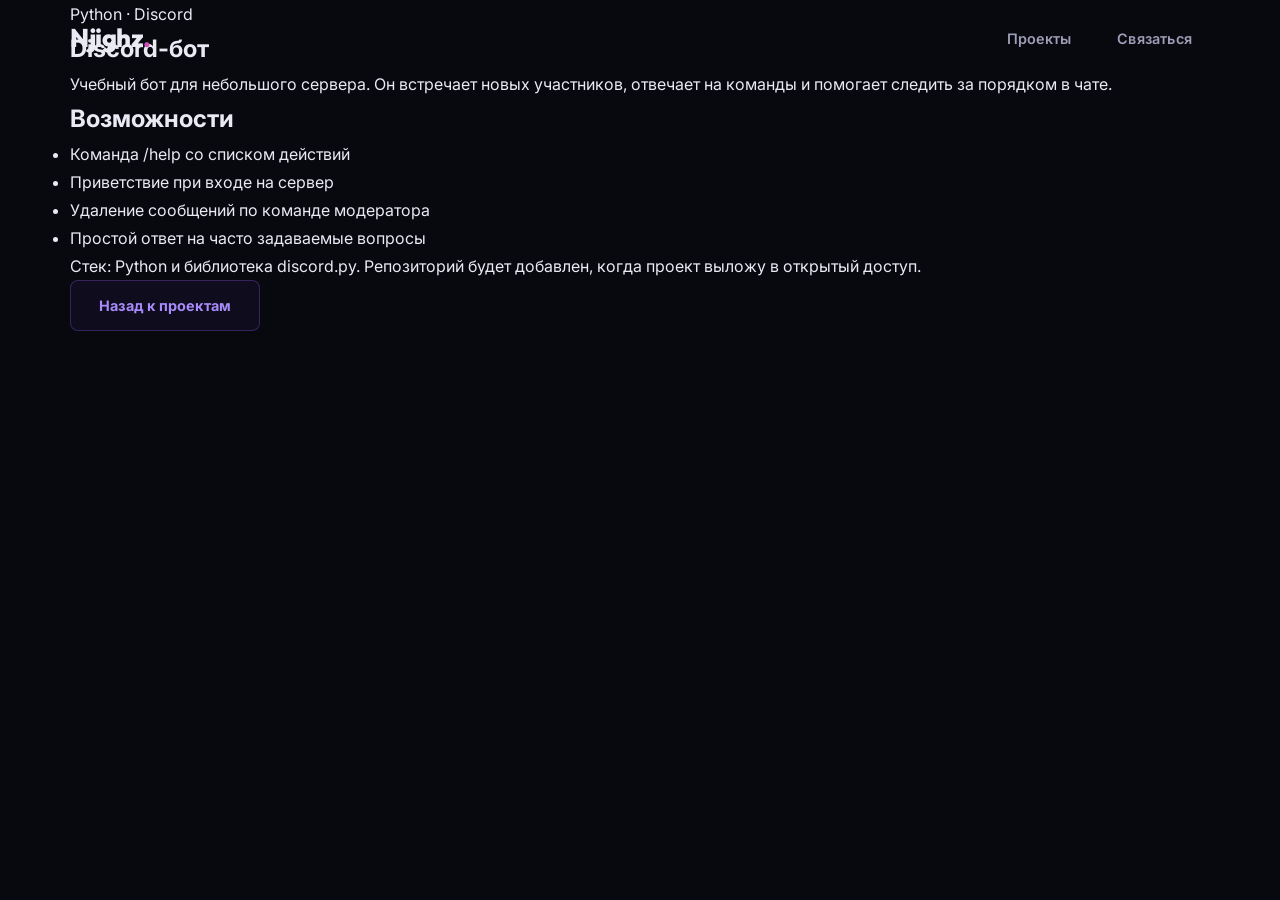
<file: projects/discord-bot.html>
<!DOCTYPE html>
<html lang="ru">
  <head>
    <meta charset="UTF-8" />
    <meta name="viewport" content="width=device-width, initial-scale=1.0" />
    <title>Discord-бот — Njighz</title>
    <link rel="preconnect" href="https://fonts.googleapis.com" />
    <link rel="preconnect" href="https://fonts.gstatic.com" crossorigin />
    <link
      href="https://fonts.googleapis.com/css2?family=Inter:wght@400;500;600;700;800&family=Outfit:wght@600;700;800&display=swap"
      rel="stylesheet"
    />
    <link rel="stylesheet" href="../css/styles.css" />
  </head>
  <body>
    <header class="header">
      <div class="container header__inner">
        <a class="logo" href="../index.html">Njighz<span>.</span></a>
        <nav class="nav" aria-label="Навигация">
          <a href="../index.html#projects">Проекты</a>
          <a class="btn btn--small" href="../index.html#contact">Связаться</a>
        </nav>
      </div>
    </header>

    <main class="container">
      <article class="project-page reveal">
        <p class="eyebrow">Python · Discord</p>
        <h1>Discord-бот</h1>
        <p>
          Учебный бот для небольшого сервера. Он встречает новых участников,
          отвечает на команды и помогает следить за порядком в чате.
        </p>
        <h2>Возможности</h2>
        <ul>
          <li>Команда /help со списком действий</li>
          <li>Приветствие при входе на сервер</li>
          <li>Удаление сообщений по команде модератора</li>
          <li>Простой ответ на часто задаваемые вопросы</li>
        </ul>
        <p>
          Стек: Python и библиотека discord.py. Репозиторий будет добавлен,
          когда проект выложу в открытый доступ.
        </p>
        <a class="btn btn--ghost" href="../index.html#projects">Назад к проектам</a>
      </article>
    </main>

    <script src="../js/main.js"></script>
  </body>
</html>
</file>
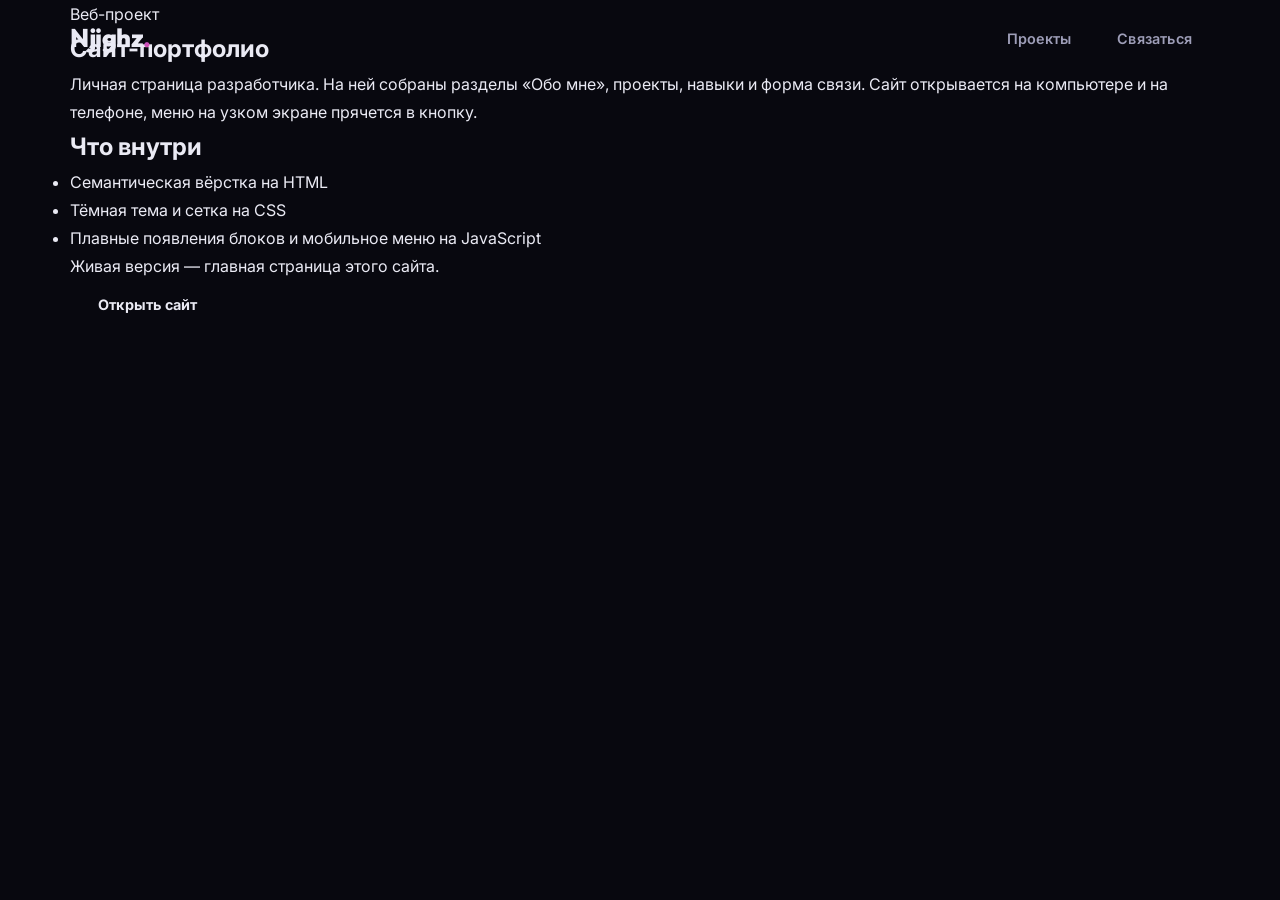
<file: projects/portfolio.html>
<!DOCTYPE html>
<html lang="ru">
  <head>
    <meta charset="UTF-8" />
    <meta name="viewport" content="width=device-width, initial-scale=1.0" />
    <title>Сайт-портфолио — Njighz</title>
    <link rel="preconnect" href="https://fonts.googleapis.com" />
    <link rel="preconnect" href="https://fonts.gstatic.com" crossorigin />
    <link
      href="https://fonts.googleapis.com/css2?family=Inter:wght@400;500;600;700;800&family=Outfit:wght@600;700;800&display=swap"
      rel="stylesheet"
    />
    <link rel="stylesheet" href="../css/styles.css" />
  </head>
  <body>
    <header class="header">
      <div class="container header__inner">
        <a class="logo" href="../index.html">Njighz<span>.</span></a>
        <nav class="nav" aria-label="Навигация">
          <a href="../index.html#projects">Проекты</a>
          <a class="btn btn--small" href="../index.html#contact">Связаться</a>
        </nav>
      </div>
    </header>

    <main class="container">
      <article class="project-page reveal">
        <p class="eyebrow">Веб-проект</p>
        <h1>Сайт-портфолио</h1>
        <p>
          Личная страница разработчика. На ней собраны разделы «Обо мне»,
          проекты, навыки и форма связи. Сайт открывается на компьютере и на
          телефоне, меню на узком экране прячется в кнопку.
        </p>
        <h2>Что внутри</h2>
        <ul>
          <li>Семантическая вёрстка на HTML</li>
          <li>Тёмная тема и сетка на CSS</li>
          <li>Плавные появления блоков и мобильное меню на JavaScript</li>
        </ul>
        <p>Живая версия — главная страница этого сайта.</p>
        <a class="btn" href="../index.html">Открыть сайт</a>
      </article>
    </main>

    <script src="../js/main.js"></script>
  </body>
</html>
</file>
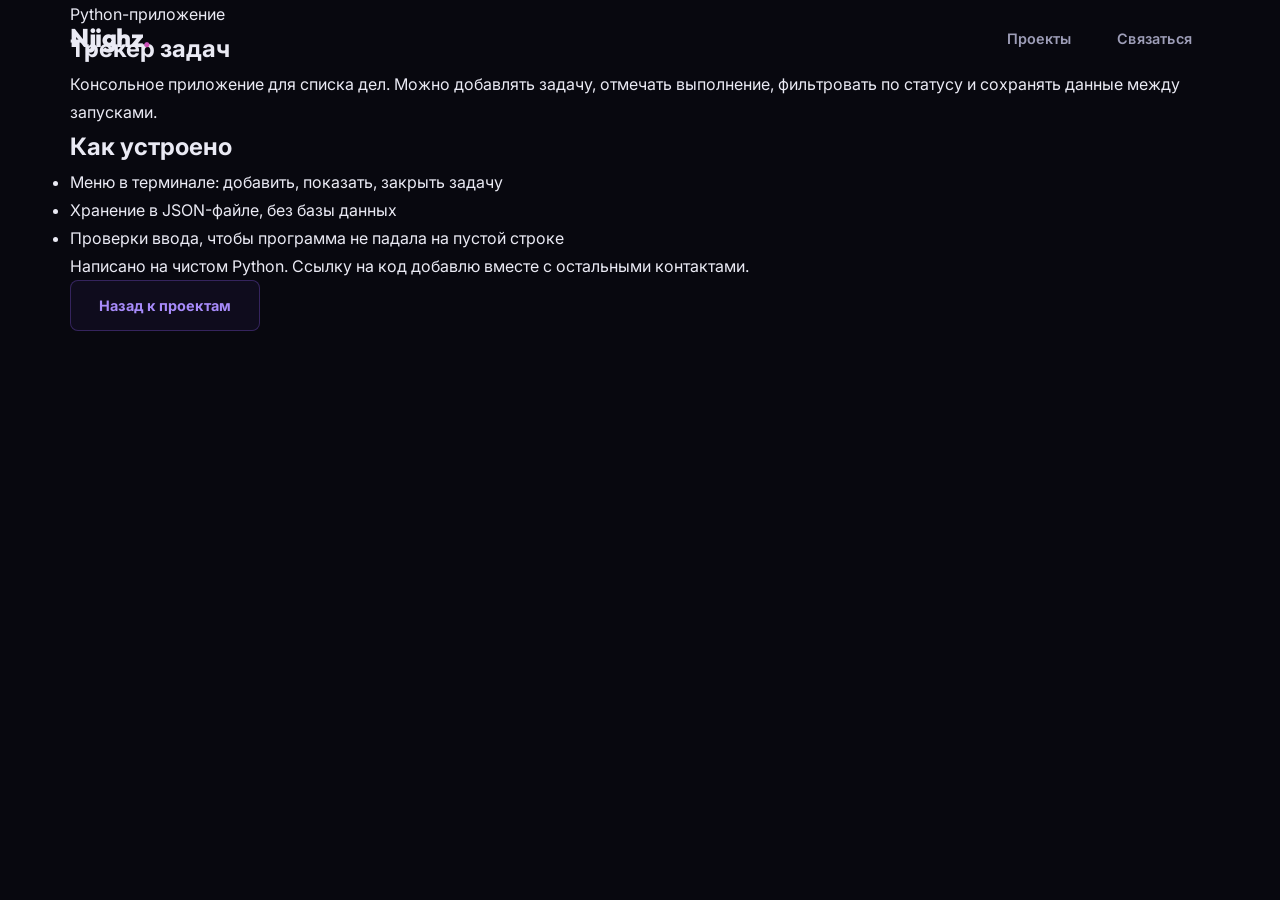
<file: projects/python-app.html>
<!DOCTYPE html>
<html lang="ru">
  <head>
    <meta charset="UTF-8" />
    <meta name="viewport" content="width=device-width, initial-scale=1.0" />
    <title>Трекер задач — Njighz</title>
    <link rel="preconnect" href="https://fonts.googleapis.com" />
    <link rel="preconnect" href="https://fonts.gstatic.com" crossorigin />
    <link
      href="https://fonts.googleapis.com/css2?family=Inter:wght@400;500;600;700;800&family=Outfit:wght@600;700;800&display=swap"
      rel="stylesheet"
    />
    <link rel="stylesheet" href="../css/styles.css" />
  </head>
  <body>
    <header class="header">
      <div class="container header__inner">
        <a class="logo" href="../index.html">Njighz<span>.</span></a>
        <nav class="nav" aria-label="Навигация">
          <a href="../index.html#projects">Проекты</a>
          <a class="btn btn--small" href="../index.html#contact">Связаться</a>
        </nav>
      </div>
    </header>

    <main class="container">
      <article class="project-page reveal">
        <p class="eyebrow">Python-приложение</p>
        <h1>Трекер задач</h1>
        <p>
          Консольное приложение для списка дел. Можно добавлять задачу,
          отмечать выполнение, фильтровать по статусу и сохранять данные между
          запусками.
        </p>
        <h2>Как устроено</h2>
        <ul>
          <li>Меню в терминале: добавить, показать, закрыть задачу</li>
          <li>Хранение в JSON-файле, без базы данных</li>
          <li>Проверки ввода, чтобы программа не падала на пустой строке</li>
        </ul>
        <p>
          Написано на чистом Python. Ссылку на код добавлю вместе с остальными
          контактами.
        </p>
        <a class="btn btn--ghost" href="../index.html#projects">Назад к проектам</a>
      </article>
    </main>

    <script src="../js/main.js"></script>
  </body>
</html>
</file>
<file: css/styles.css>
/* ========== Сброс и базовые стили ========== */
*,
*::before,
*::after {
  margin: 0;
  padding: 0;
  box-sizing: border-box;
}

:root {
  --bg: #08080f;
  --bg-alt: #0e0e18;
  --surface: #141422;
  --surface-hover: #1c1c30;
  --border: #252540;
  --text: #eaeaf4;
  --text-muted: #9e9eb8;
  --accent: #8b5cf6;
  --accent-light: #a78bfa;
  --accent-glow: rgba(139, 92, 246, 0.25);
  --blue: #3b82f6;
  --blue-glow: rgba(59, 130, 246, 0.2);
  --gradient: linear-gradient(135deg, #8b5cf6, #6366f1, #3b82f6);
  --gradient-warm: linear-gradient(135deg, #8b5cf6, #ec4899);
  --radius: 14px;
  --radius-sm: 8px;
  --transition: 0.3s cubic-bezier(0.4, 0, 0.2, 1);
  --font-heading: 'Outfit', sans-serif;
  --font-body: 'Inter', sans-serif;
}

html {
  scroll-behavior: smooth;
}

body {
  font-family: var(--font-body);
  background: var(--bg);
  color: var(--text);
  line-height: 1.75;
  overflow-x: hidden;
  -webkit-font-smoothing: antialiased;
  -moz-osx-font-smoothing: grayscale;
  text-rendering: optimizeLegibility;
}

a {
  color: inherit;
  text-decoration: none;
}

/* ========== Прогресс-бар ========== */
.scroll-progress {
  position: fixed;
  top: 0;
  left: 0;
  height: 3px;
  background: var(--gradient);
  z-index: 200;
  width: 0%;
  transition: width 0.1s linear;
}

/* ========== Контейнер ========== */
.container {
  width: 90%;
  max-width: 1140px;
  margin: 0 auto;
}

/* ========== Утилиты ========== */
.accent {
  background: var(--gradient-warm);
  -webkit-background-clip: text;
  -webkit-text-fill-color: transparent;
  background-clip: text;
}

/* ========== Анимации появления ========== */
.reveal {
  opacity: 0;
  transform: translateY(32px);
  transition: opacity 0.7s ease, transform 0.7s cubic-bezier(0.22, 1, 0.36, 1);
}

.reveal.visible {
  opacity: 1;
  transform: translateY(0);
}

.reveal.visible.delay-1 { transition-delay: 0.1s; }
.reveal.visible.delay-2 { transition-delay: 0.2s; }
.reveal.visible.delay-3 { transition-delay: 0.3s; }

/* ========== Навигация ========== */
.header {
  position: fixed;
  top: 0;
  left: 0;
  width: 100%;
  z-index: 100;
  padding: 16px 0;
  transition: background var(--transition), box-shadow var(--transition);
}

.header.scrolled {
  background: rgba(8, 8, 15, 0.88);
  backdrop-filter: blur(20px);
  -webkit-backdrop-filter: blur(20px);
  box-shadow: 0 1px 0 var(--border);
}

.header__inner {
  display: flex;
  align-items: center;
  justify-content: space-between;
}

.logo {
  font-family: var(--font-heading);
  font-size: 1.6rem;
  font-weight: 800;
  letter-spacing: -0.5px;
}

.logo span {
  background: var(--gradient-warm);
  -webkit-background-clip: text;
  -webkit-text-fill-color: transparent;
  background-clip: text;
}

.nav {
  display: flex;
  align-items: center;
  gap: 28px;
}

.nav a {
  font-size: 0.9rem;
  font-weight: 600;
  color: var(--text-muted);
  transition: color var(--transition);
  position: relative;
}

.nav a::after {
  content: '';
  position: absolute;
  bottom: -4px;
  left: 0;
  width: 0;
  height: 2px;
  background: var(--gradient);
  border-radius: 1px;
  transition: width var(--transition);
}

.nav a:hover {
  color: var(--text);
}

.nav a:hover::after {
  width: 100%;
}

/* Кнопка навигации */
.btn {
  display: inline-flex;
  align-items: center;
  justify-content: center;
  padding: 12px 28px;
  font-family: var(--font-body);
  font-size: 0.9rem;
  font-weight: 700;
  border-radius: var(--radius-sm);
  border: none;
  cursor: pointer;
  transition: all 0.35s cubic-bezier(0.4, 0, 0.2, 1);
  white-space: nowrap;
  position: relative;
  overflow: hidden;
  letter-spacing: 0.2px;
}

.btn::before {
  content: '';
  position: absolute;
  inset: 0;
  background: linear-gradient(135deg, rgba(255,255,255,0.15), transparent);
  opacity: 0;
  transition: opacity 0.35s ease;
}

.btn:hover::before {
  opacity: 1;
}

.btn--small {
  padding: 8px 18px;
  font-size: 0.82rem;
}

.btn--large {
  padding: 15px 40px;
  font-size: 1rem;
}

.btn--ghost {
  background: rgba(139, 92, 246, 0.06);
  color: var(--accent-light);
  border: 1.5px solid rgba(139, 92, 246, 0.3);
}

.btn--ghost:hover {
  background: rgba(139, 92, 246, 0.12);
  border-color: var(--accent-light);
  box-shadow: 0 0 30px rgba(139, 92, 246, 0.15), inset 0 0 20px rgba(139, 92, 246, 0.05);
  transform: translateY(-2px);
}

.btn--gradient {
  background: linear-gradient(135deg, #8b5cf6, #6366f1, #3b82f6);
  color: #fff;
  box-shadow: 0 4px 24px rgba(139, 92, 246, 0.25), 0 1px 2px rgba(0,0,0,0.1);
}

.btn--gradient:hover {
  box-shadow: 0 8px 40px rgba(139, 92, 246, 0.4), 0 2px 4px rgba(0,0,0,0.1);
  transform: translateY(-3px);
}

/* Бургер-меню */
.burger {
  display: none;
  flex-direction: column;
  gap: 5px;
  background: none;
  border: none;
  cursor: pointer;
  padding: 4px;
}

.burger span {
  display: block;
  width: 24px;
  height: 2px;
  background: var(--text);
  border-radius: 2px;
  transition: all var(--transition);
}

.burger.active span:nth-child(1) {
  transform: rotate(45deg) translate(5px, 5px);
}
.burger.active span:nth-child(2) {
  opacity: 0;
}
.burger.active span:nth-child(3) {
  transform: rotate(-45deg) translate(5px, -5px);
}

/* ========== Герой-секция ========== */
.hero {
  position: relative;
  min-height: 100vh;
  display: flex;
  align-items: center;
  justify-content: center;
  text-align: center;
  padding: 160px 24px 100px;
  overflow: hidden;
}

.hero__inner {
  position: relative;
  z-index: 2;
  max-width: 780px;
}

.hero__eyebrow {
  font-size: 0.9rem;
  font-weight: 700;
  text-transform: uppercase;
  letter-spacing: 4px;
  color: var(--accent-light);
  margin-bottom: 24px;
  animation: fadeInDown 0.8s ease 0.2s both;
}

.hero__title {
  font-family: var(--font-heading);
  font-size: clamp(2.6rem, 7vw, 5rem);
  font-weight: 800;
  line-height: 1.12;
  margin-bottom: 28px;
  animation: fadeInUp 0.8s ease 0.4s both;
}

.hero__desc {
  font-size: 1.15rem;
  line-height: 1.75;
  color: var(--text-muted);
  max-width: 560px;
  margin: 0 auto 44px;
  animation: fadeInUp 0.8s ease 0.6s both;
}

.hero__actions {
  display: flex;
  gap: 16px;
  justify-content: center;
  flex-wrap: wrap;
  animation: fadeInUp 0.8s ease 0.8s both;
}

.hero__tech {
  display: flex;
  align-items: center;
  justify-content: center;
  gap: 10px;
  flex-wrap: wrap;
  margin-top: 40px;
  animation: fadeInUp 0.8s ease 1s both;
}

.hero__tech span {
  font-size: 0.78rem;
  font-weight: 600;
  padding: 6px 16px;
  border-radius: 20px;
  background: rgba(139, 92, 246, 0.08);
  border: 1px solid rgba(139, 92, 246, 0.15);
  color: var(--accent-light);
  letter-spacing: 0.3px;
}

@keyframes fadeInUp {
  from { opacity: 0; transform: translateY(24px); }
  to   { opacity: 1; transform: translateY(0); }
}

@keyframes fadeInDown {
  from { opacity: 0; transform: translateY(-16px); }
  to   { opacity: 1; transform: translateY(0); }
}

/* Фоновые свечения */
.hero__bg {
  position: absolute;
  inset: 0;
  z-index: 1;
  overflow: hidden;
  pointer-events: none;
}

.glow {
  position: absolute;
  border-radius: 50%;
  filter: blur(120px);
  opacity: 0.22;
}

.glow--1 {
  width: 600px;
  height: 600px;
  background: #8b5cf6;
  top: -15%;
  right: -15%;
  animation: float 12s ease-in-out infinite;
}

.glow--2 {
  width: 500px;
  height: 500px;
  background: #3b82f6;
  bottom: -10%;
  left: -15%;
  animation: float 14s ease-in-out infinite reverse;
}

.glow--3 {
  width: 400px;
  height: 400px;
  background: #c026d3;
  top: 45%;
  left: 30%;
  animation: float 16s ease-in-out infinite;
}

.glow--4 {
  width: 300px;
  height: 300px;
  background: #6366f1;
  bottom: 5%;
  right: 10%;
  animation: float 13s ease-in-out infinite reverse;
  opacity: 0.15;
}

@keyframes float {
  0%, 100% { transform: translate(0, 0) scale(1); }
  33%      { transform: translate(30px, -30px) scale(1.05); }
  66%      { transform: translate(-20px, 20px) scale(0.95); }
}

/* ========== Общие секции ========== */
.section {
  padding: 100px 0;
}

.section--alt {
  background: var(--bg-alt);
}

.section--contact {
  padding-bottom: 60px;
  position: relative;
}

.section--contact::before {
  content: '';
  position: absolute;
  top: 0;
  left: 50%;
  transform: translateX(-50%);
  width: 600px;
  height: 600px;
  background: radial-gradient(circle, var(--accent-glow) 0%, transparent 70%);
  pointer-events: none;
  opacity: 0.15;
}

.section__title {
  font-family: var(--font-heading);
  font-size: clamp(1.8rem, 4vw, 2.6rem);
  font-weight: 700;
  text-align: center;
  margin-bottom: 12px;
}

.section__subtitle {
  text-align: center;
  color: var(--text-muted);
  max-width: 520px;
  margin: 0 auto 48px;
}

/* ========== Обо мне ========== */
.about__grid {
  display: grid;
  grid-template-columns: repeat(3, 1fr);
  gap: 24px;
}

.about__card {
  background: var(--surface);
  border: 1px solid var(--border);
  border-radius: var(--radius);
  padding: 36px 28px;
  transition: all var(--transition);
  position: relative;
  overflow: hidden;
}

.about__card::before {
  content: '';
  position: absolute;
  top: 0;
  left: 0;
  width: 100%;
  height: 2px;
  background: var(--gradient);
  opacity: 0;
  transition: opacity var(--transition);
}

.about__card:hover {
  background: var(--surface-hover);
  border-color: var(--accent);
  transform: translateY(-4px);
  box-shadow: 0 12px 40px rgba(139, 92, 246, 0.12);
}

.about__card:hover::before {
  opacity: 1;
}

.about__icon {
  width: 56px;
  height: 56px;
  display: flex;
  align-items: center;
  justify-content: center;
  border-radius: var(--radius-sm);
  background: var(--accent-glow);
  color: var(--accent-light);
  margin-bottom: 20px;
}

.about__card h3 {
  font-family: var(--font-heading);
  font-size: 1.15rem;
  font-weight: 700;
  margin-bottom: 10px;
}

.about__card p {
  color: var(--text-muted);
  font-size: 0.92rem;
}

/* ========== Проекты ========== */
.projects__grid {
  display: grid;
  grid-template-columns: repeat(3, 1fr);
  gap: 24px;
}

.project-card {
  background: var(--surface);
  border: 1px solid var(--border);
  border-radius: var(--radius);
  overflow: hidden;
  transition: all var(--transition);
}

.project-card:hover {
  border-color: var(--accent);
  transform: translateY(-6px);
  box-shadow: 0 16px 48px rgba(139, 92, 246, 0.15);
}

.project-card__thumb {
  display: flex;
  align-items: center;
  justify-content: center;
  height: 160px;
  background: linear-gradient(135deg, var(--bg-alt), var(--surface));
  color: var(--accent-light);
  border-bottom: 1px solid var(--border);
  position: relative;
}

.project-card__thumb::after {
  content: '';
  position: absolute;
  inset: 0;
  background: radial-gradient(circle at center, var(--accent-glow) 0%, transparent 70%);
  opacity: 0;
  transition: opacity var(--transition);
}

.project-card:hover .project-card__thumb::after {
  opacity: 1;
}

.project-card__body {
  padding: 24px;
}

.project-card__body .eyebrow {
  font-size: 0.75rem;
  font-weight: 700;
  text-transform: uppercase;
  letter-spacing: 2px;
  color: var(--accent-light);
  margin-bottom: 8px;
}

.project-card__body h3 {
  font-family: var(--font-heading);
  font-size: 1.1rem;
  font-weight: 700;
  margin-bottom: 10px;
}

.project-card__body p {
  color: var(--text-muted);
  font-size: 0.88rem;
  margin-bottom: 16px;
}

.project-card__tags {
  display: flex;
  flex-wrap: wrap;
  gap: 8px;
  margin-bottom: 18px;
}

.tag {
  font-size: 0.72rem;
  font-weight: 600;
  padding: 4px 10px;
  border-radius: 20px;
  background: rgba(139, 92, 246, 0.1);
  color: var(--accent-light);
  border: 1px solid rgba(139, 92, 246, 0.2);
}

/* ========== Навыки ========== */
.skills__grid {
  display: grid;
  grid-template-columns: repeat(3, 1fr);
  gap: 24px;
}

.skill-card {
  background: var(--surface);
  border: 1px solid var(--border);
  border-radius: var(--radius);
  padding: 32px 24px;
  text-align: center;
  transition: all var(--transition);
  position: relative;
}

.skill-card::before {
  content: '';
  position: absolute;
  top: 0;
  left: 0;
  width: 100%;
  height: 2px;
  background: var(--gradient);
  opacity: 0;
  transition: opacity var(--transition);
}

.skill-card:hover {
  border-color: var(--accent);
  transform: translateY(-4px);
  box-shadow: 0 12px 40px rgba(139, 92, 246, 0.12);
}

.skill-card:hover::before {
  opacity: 1;
}

.skill-card__icon {
  width: 48px;
  height: 48px;
  display: flex;
  align-items: center;
  justify-content: center;
  margin: 0 auto 16px;
  color: var(--accent-light);
}

.skill-card h3 {
  font-family: var(--font-heading);
  font-size: 1rem;
  font-weight: 700;
  margin-bottom: 8px;
}

.skill-card p {
  color: var(--text-muted);
  font-size: 0.85rem;
}

/* ========== Контакты ========== */
.section--contact {
  background: var(--bg-alt);
}

.contact__inner {
  text-align: center;
  max-width: 700px;
  margin: 0 auto;
}

.contact__desc {
  color: var(--text-muted);
  font-size: 1.05rem;
  line-height: 1.7;
  margin-bottom: 40px;
}

.contact__grid {
  display: grid;
  grid-template-columns: repeat(3, 1fr);
  gap: 20px;
}

.contact-card {
  display: flex;
  flex-direction: column;
  align-items: center;
  text-align: center;
  padding: 32px 20px;
  background: var(--surface);
  border: 1px solid var(--border);
  border-radius: var(--radius);
  color: var(--text);
  transition: all 0.35s cubic-bezier(0.4, 0, 0.2, 1);
  position: relative;
  overflow: hidden;
  text-decoration: none;
}

.contact-card::before {
  content: '';
  position: absolute;
  top: 0;
  left: 0;
  width: 100%;
  height: 2px;
  background: var(--gradient);
  opacity: 0;
  transition: opacity var(--transition);
}

.contact-card:hover {
  border-color: var(--accent);
  transform: translateY(-4px);
  box-shadow: 0 12px 40px rgba(139, 92, 246, 0.15);
  text-decoration: none;
  color: var(--text);
}

.contact-card:hover::before {
  opacity: 1;
}

.contact-card__icon {
  width: 52px;
  height: 52px;
  display: flex;
  align-items: center;
  justify-content: center;
  border-radius: var(--radius-sm);
  background: rgba(139, 92, 246, 0.1);
  color: var(--accent-light);
  margin-bottom: 18px;
  transition: background var(--transition), color var(--transition);
}

.contact-card:hover .contact-card__icon {
  background: rgba(139, 92, 246, 0.18);
  color: var(--accent-light);
}

.contact-card h3 {
  font-family: var(--font-heading);
  font-size: 1rem;
  font-weight: 700;
  margin-bottom: 6px;
}

.contact-card p {
  color: var(--text-muted);
  font-size: 0.8rem;
  word-break: break-all;
}

/* ========== Подвал ========== */
.footer {
  padding: 32px 0;
  border-top: 1px solid var(--border);
}

.footer__inner {
  display: flex;
  align-items: center;
  justify-content: space-between;
  flex-wrap: wrap;
  gap: 16px;
}

.footer__inner p {
  color: var(--text-muted);
  font-size: 0.85rem;
}

.footer nav {
  display: flex;
  gap: 20px;
}

.footer nav a {
  color: var(--text-muted);
  font-size: 0.85rem;
  font-weight: 600;
  transition: color var(--transition);
}

.footer nav a:hover {
  color: var(--accent-light);
}

/* ========== Мобильная адаптация ========== */
@media (max-width: 900px) {
  .about__grid,
  .projects__grid,
  .skills__grid {
    grid-template-columns: repeat(2, 1fr);
  }
  .contact__grid {
    grid-template-columns: 1fr;
    max-width: 340px;
    margin: 0 auto;
  }
}

@media (max-width: 640px) {
  .nav {
    position: fixed;
    top: 0;
    right: -100%;
    width: 75%;
    max-width: 320px;
    height: 100vh;
    background: var(--bg);
    flex-direction: column;
    align-items: center;
    justify-content: center;
    gap: 32px;
    transition: right var(--transition);
    box-shadow: -4px 0 32px rgba(0, 0, 0, 0.5);
    border-left: 1px solid var(--border);
  }

  .nav.open {
    right: 0;
  }

  .nav a {
    font-size: 1.15rem;
  }

  .burger {
    display: flex;
    z-index: 110;
  }

  .about__grid,
  .projects__grid,
  .skills__grid {
    grid-template-columns: 1fr;
  }

  .hero {
    padding: 140px 20px 80px;
  }

  .hero__tech {
    gap: 6px;
  }

  .hero__tech span {
    font-size: 0.7rem;
    padding: 5px 12px;
  }

  .hero__actions {
    flex-direction: column;
    align-items: center;
  }

  .btn--large {
    width: 100%;
    max-width: 280px;
  }

  .section {
    padding: 80px 0;
  }

  .footer__inner {
    flex-direction: column;
    text-align: center;
  }

  .contact__grid {
    max-width: 100%;
  }
}

/* ========== Прокрутка ========== */
::-webkit-scrollbar {
  width: 8px;
}
::-webkit-scrollbar-track {
  background: var(--bg);
}
::-webkit-scrollbar-thumb {
  background: var(--border);
  border-radius: 4px;
}
::-webkit-scrollbar-thumb:hover {
  background: var(--accent);
}

/* ========== Выбор текста ========== */
::selection {
  background: var(--accent);
  color: #fff;
}
</file>
<file: projects/discord-panel/styles.css>
:root {
  color-scheme: dark;
  --bg: #090b12;
  --bg-soft: #0d1019;
  --sidebar: rgba(12, 15, 25, 0.96);
  --panel: rgba(19, 22, 34, 0.88);
  --panel-solid: #131622;
  --panel-hover: #191d2a;
  --border: rgba(255, 255, 255, 0.075);
  --border-strong: rgba(255, 255, 255, 0.13);
  --text: #f7f8fc;
  --muted: #9299ad;
  --muted-strong: #b8bdcc;
  --accent: #7480ff;
  --accent-bright: #8d96ff;
  --accent-soft: rgba(116, 128, 255, 0.13);
  --green: #43d9a3;
  --green-soft: rgba(67, 217, 163, 0.12);
  --red: #ff6577;
  --red-soft: rgba(255, 101, 119, 0.12);
  --blue: #55a7ff;
  --purple: #ae74ff;
  --radius-xl: 26px;
  --radius-lg: 20px;
  --radius-md: 14px;
  --sidebar-width: 268px;
  --topbar-height: 76px;
  --transition: 180ms ease;
  --shadow: 0 24px 80px rgba(0, 0, 0, 0.28);
}

* {
  box-sizing: border-box;
}

html {
  scroll-behavior: smooth;
}

body {
  min-width: 320px;
  min-height: 100vh;
  margin: 0;
  overflow-x: hidden;
  background:
    radial-gradient(circle at 74% 7%, rgba(84, 70, 200, 0.12), transparent 28rem),
    radial-gradient(circle at 40% 100%, rgba(47, 110, 168, 0.06), transparent 30rem),
    var(--bg);
  color: var(--text);
  font-family:
    Inter, ui-sans-serif, -apple-system, BlinkMacSystemFont, "Segoe UI", sans-serif;
  font-size: 15px;
  line-height: 1.5;
  -webkit-font-smoothing: antialiased;
}

body::before {
  position: fixed;
  inset: 0;
  z-index: -1;
  background-image: linear-gradient(rgba(255, 255, 255, 0.012) 1px, transparent 1px),
    linear-gradient(90deg, rgba(255, 255, 255, 0.012) 1px, transparent 1px);
  background-size: 48px 48px;
  content: "";
  mask-image: linear-gradient(to bottom, black, transparent 80%);
  pointer-events: none;
}

button,
input {
  font: inherit;
}

button,
a {
  -webkit-tap-highlight-color: transparent;
}

button {
  color: inherit;
}

button:focus-visible,
a:focus-visible,
input:focus-visible {
  outline: 3px solid rgba(116, 128, 255, 0.35);
  outline-offset: 3px;
}

button:disabled {
  cursor: not-allowed;
  opacity: 0.6;
}

svg {
  display: block;
  width: 1.25em;
  height: 1.25em;
  fill: currentColor;
}

.sr-only {
  position: absolute;
  width: 1px;
  height: 1px;
  padding: 0;
  overflow: hidden;
  clip: rect(0, 0, 0, 0);
  white-space: nowrap;
  border: 0;
}

.skip-link {
  position: fixed;
  top: 12px;
  left: 12px;
  z-index: 1000;
  padding: 10px 16px;
  transform: translateY(-160%);
  border-radius: 10px;
  background: var(--accent);
  color: white;
  text-decoration: none;
  transition: transform var(--transition);
}

.skip-link:focus {
  transform: translateY(0);
}

.app-shell {
  min-height: 100vh;
}

.sidebar {
  position: fixed;
  inset: 0 auto 0 0;
  z-index: 50;
  display: flex;
  width: var(--sidebar-width);
  padding: 24px 17px 18px;
  flex-direction: column;
  border-right: 1px solid var(--border);
  background: var(--sidebar);
  backdrop-filter: blur(24px);
}

.brand {
  display: flex;
  min-height: 52px;
  padding: 0 8px;
  align-items: center;
  gap: 12px;
}

.brand__mark {
  display: grid;
  place-items: center;
  color: white;
  background: linear-gradient(145deg, #8791ff, #5663ef);
  box-shadow: 0 9px 25px rgba(88, 101, 242, 0.28);
}

.brand__mark--small {
  width: 42px;
  height: 42px;
  flex: 0 0 auto;
  border: 1px solid rgba(255, 255, 255, 0.15);
  border-radius: 13px;
}

.brand__mark svg {
  width: 27px;
  height: 27px;
}

.brand strong,
.brand span {
  display: block;
}

.brand strong {
  font-size: 14px;
  font-weight: 700;
  letter-spacing: 0.01em;
}

.brand span {
  margin-top: 1px;
  color: var(--muted);
  font-size: 11px;
  letter-spacing: 0.08em;
  text-transform: uppercase;
}

.sidebar__label {
  margin: 34px 12px 10px;
  color: #5f6679;
  font-size: 10px;
  font-weight: 700;
  letter-spacing: 0.14em;
  text-transform: uppercase;
}

.sidebar__label--secondary {
  margin-top: 27px;
}

.nav-list {
  display: grid;
  gap: 4px;
}

.nav-item {
  position: relative;
  display: flex;
  width: 100%;
  min-height: 44px;
  padding: 0 12px;
  align-items: center;
  gap: 12px;
  border: 0;
  border-radius: 12px;
  background: transparent;
  color: #8c93a6;
  font-size: 13.5px;
  font-weight: 500;
  text-align: left;
  cursor: pointer;
  transition:
    color var(--transition),
    background var(--transition),
    transform var(--transition);
}

.nav-item:hover {
  background: rgba(255, 255, 255, 0.035);
  color: #dfe2ec;
}

.nav-item:active {
  transform: scale(0.985);
}

.nav-item.is-active {
  background: linear-gradient(90deg, rgba(116, 128, 255, 0.15), rgba(116, 128, 255, 0.07));
  color: #dfe2ff;
}

.nav-item.is-active::before {
  position: absolute;
  top: 12px;
  bottom: 12px;
  left: -17px;
  width: 3px;
  border-radius: 0 3px 3px 0;
  background: var(--accent);
  box-shadow: 0 0 14px rgba(116, 128, 255, 0.65);
  content: "";
}

.nav-item svg {
  width: 18px;
  height: 18px;
  flex: 0 0 auto;
}

.nav-item__badge {
  display: grid;
  width: 22px;
  height: 20px;
  margin-left: auto;
  place-items: center;
  border: 1px solid rgba(116, 128, 255, 0.18);
  border-radius: 7px;
  background: rgba(116, 128, 255, 0.1);
  color: #b6bdff;
  font-size: 10px;
  font-weight: 700;
}

.sidebar__spacer {
  flex: 1;
  min-height: 32px;
}

.pages-badge {
  display: flex;
  padding: 13px;
  align-items: center;
  gap: 10px;
  border: 1px solid var(--border);
  border-radius: 14px;
  background: rgba(255, 255, 255, 0.025);
}

.pages-badge__icon {
  display: grid;
  width: 32px;
  height: 32px;
  flex: 0 0 auto;
  place-items: center;
  border-radius: 10px;
  background: var(--accent-soft);
  color: var(--accent-bright);
}

.pages-badge__icon svg {
  width: 17px;
  height: 17px;
}

.pages-badge strong,
.pages-badge span {
  display: block;
}

.pages-badge strong {
  font-size: 12px;
  font-weight: 600;
}

.pages-badge span {
  margin-top: 2px;
  color: #6f7688;
  font-size: 9.5px;
  line-height: 1.4;
}

.sidebar-profile {
  display: grid;
  margin-top: 12px;
  padding: 12px 9px 2px;
  grid-template-columns: auto minmax(0, 1fr) auto;
  align-items: center;
  gap: 10px;
  border-top: 1px solid var(--border);
}

.sidebar-profile__avatar {
  display: grid;
  width: 35px;
  height: 35px;
  place-items: center;
  border: 1px solid rgba(255, 255, 255, 0.1);
  border-radius: 11px;
  background: linear-gradient(145deg, #2d3244, #1c202d);
  color: #d6d9e4;
  font-size: 10px;
  font-weight: 700;
}

.sidebar-profile strong,
.sidebar-profile span {
  display: block;
}

.sidebar-profile strong {
  overflow: hidden;
  font-size: 11.5px;
  font-weight: 600;
  text-overflow: ellipsis;
  white-space: nowrap;
}

.sidebar-profile div > span {
  color: #71788a;
  font-size: 9.5px;
}

.online-dot {
  width: 7px;
  height: 7px;
  border-radius: 50%;
  background: var(--green);
  box-shadow: 0 0 9px rgba(67, 217, 163, 0.55);
}

.sidebar-backdrop {
  display: none;
}

.main {
  min-height: 100vh;
  margin-left: var(--sidebar-width);
}

.topbar {
  position: sticky;
  top: 0;
  z-index: 35;
  display: flex;
  height: var(--topbar-height);
  padding: 0 clamp(24px, 4vw, 56px);
  align-items: center;
  justify-content: space-between;
  border-bottom: 1px solid rgba(255, 255, 255, 0.045);
  background: rgba(9, 11, 18, 0.78);
  backdrop-filter: blur(22px);
}

.topbar__left,
.topbar__actions,
.breadcrumbs,
.demo-badge {
  display: flex;
  align-items: center;
}

.breadcrumbs {
  gap: 8px;
  color: #656c7d;
  font-size: 12px;
}

.breadcrumbs svg {
  width: 13px;
  height: 13px;
}

.breadcrumbs strong {
  color: #cbd0dc;
  font-weight: 500;
}

.topbar__actions {
  gap: 10px;
}

.demo-badge {
  height: 31px;
  padding: 0 11px;
  gap: 7px;
  border: 1px solid var(--border);
  border-radius: 999px;
  background: rgba(255, 255, 255, 0.025);
  color: #9ca3b6;
  font-size: 10.5px;
  font-weight: 600;
  letter-spacing: 0.02em;
}

.demo-badge__dot {
  width: 5px;
  height: 5px;
  border-radius: 50%;
  background: var(--accent-bright);
  box-shadow: 0 0 7px rgba(141, 150, 255, 0.8);
}

.icon-button {
  display: grid;
  width: 37px;
  height: 37px;
  padding: 0;
  place-items: center;
  border: 1px solid var(--border);
  border-radius: 11px;
  background: rgba(255, 255, 255, 0.025);
  color: #9097a9;
  cursor: pointer;
  transition:
    color var(--transition),
    border-color var(--transition),
    background var(--transition),
    transform var(--transition);
}

.icon-button:hover {
  border-color: var(--border-strong);
  background: rgba(255, 255, 255, 0.05);
  color: #e5e8ef;
}

.icon-button:active {
  transform: scale(0.94);
}

.icon-button svg {
  width: 17px;
  height: 17px;
}

.menu-toggle {
  display: none;
  margin-right: 12px;
}

.content {
  width: min(100%, 1440px);
  margin: 0 auto;
  padding: 52px clamp(24px, 4vw, 56px) 24px;
}

.hero {
  position: relative;
  display: grid;
  min-height: 318px;
  padding: 32px 10px 42px;
  grid-template-columns: minmax(0, 1.1fr) minmax(330px, 0.9fr);
  align-items: center;
  gap: 40px;
}

.hero__copy {
  position: relative;
  z-index: 3;
  max-width: 700px;
}

.eyebrow {
  display: flex;
  margin-bottom: 16px;
  align-items: center;
  gap: 9px;
  color: #858cf0;
  font-size: 10px;
  font-weight: 700;
  letter-spacing: 0.17em;
  text-transform: uppercase;
}

.eyebrow__line {
  width: 22px;
  height: 1px;
  background: var(--accent);
  box-shadow: 0 0 8px rgba(116, 128, 255, 0.7);
}

.hero h1 {
  margin: 0;
  font-size: clamp(46px, 5.7vw, 78px);
  font-weight: 760;
  letter-spacing: -0.055em;
  line-height: 0.98;
}

.hero h1 span {
  background: linear-gradient(100deg, #8f98ff 8%, #5a66ec 90%);
  background-clip: text;
  -webkit-background-clip: text;
  color: transparent;
}

.hero__copy > p {
  max-width: 610px;
  margin: 22px 0 0;
  color: var(--muted);
  font-size: 15px;
  line-height: 1.75;
}

.hero__actions {
  display: flex;
  margin-top: 28px;
  flex-wrap: wrap;
  gap: 10px;
}

.button {
  display: inline-flex;
  min-height: 44px;
  padding: 0 18px;
  align-items: center;
  justify-content: center;
  gap: 9px;
  border: 1px solid transparent;
  border-radius: 12px;
  font-size: 12.5px;
  font-weight: 650;
  white-space: nowrap;
  cursor: pointer;
  transition:
    transform var(--transition),
    box-shadow var(--transition),
    border-color var(--transition),
    background var(--transition);
}

.button:hover {
  transform: translateY(-1px);
}

.button:active {
  transform: translateY(0) scale(0.98);
}

.button svg {
  width: 17px;
  height: 17px;
}

.button--primary {
  border-color: rgba(142, 152, 255, 0.22);
  background: linear-gradient(145deg, #7884ff, #5d69ee);
  box-shadow: 0 10px 30px rgba(88, 101, 242, 0.2);
  color: white;
}

.button--primary:hover {
  box-shadow: 0 14px 36px rgba(88, 101, 242, 0.3);
}

.button--secondary {
  border-color: var(--border-strong);
  background: rgba(255, 255, 255, 0.035);
  color: #c8cddd;
}

.button--secondary:hover {
  background: rgba(255, 255, 255, 0.065);
}

.button--full {
  width: 100%;
}

.hero__visual {
  position: relative;
  display: grid;
  min-height: 290px;
  place-items: center;
  isolation: isolate;
}

.hero-glow {
  position: absolute;
  z-index: -2;
  width: 230px;
  height: 230px;
  border-radius: 50%;
  background: rgba(91, 103, 242, 0.24);
  filter: blur(55px);
}

.hero-orbit {
  position: absolute;
  z-index: -1;
  border: 1px solid rgba(133, 143, 255, 0.12);
  border-radius: 50%;
}

.hero-orbit::before {
  position: absolute;
  width: 5px;
  height: 5px;
  border-radius: 50%;
  background: #8c96ff;
  box-shadow: 0 0 12px rgba(140, 150, 255, 0.9);
  content: "";
}

.hero-orbit--outer {
  width: 300px;
  height: 300px;
  transform: rotate(-17deg);
  animation: orbit 18s linear infinite;
}

.hero-orbit--outer::before {
  top: 29px;
  right: 48px;
}

.hero-orbit--inner {
  width: 225px;
  height: 225px;
  transform: rotate(58deg);
  border-style: dashed;
  animation: orbit-reverse 22s linear infinite;
}

.hero-orbit--inner::before {
  right: 12px;
  bottom: 67px;
  width: 3px;
  height: 3px;
}

@keyframes orbit {
  to {
    transform: rotate(343deg);
  }
}

@keyframes orbit-reverse {
  to {
    transform: rotate(-302deg);
  }
}

.hero-bot-card {
  position: relative;
  width: 208px;
  padding: 18px;
  border: 1px solid rgba(255, 255, 255, 0.1);
  border-radius: 22px;
  background: linear-gradient(145deg, rgba(31, 35, 52, 0.92), rgba(18, 21, 32, 0.88));
  box-shadow:
    0 28px 70px rgba(0, 0, 0, 0.4),
    inset 0 1px 0 rgba(255, 255, 255, 0.04);
  transform: rotate(2deg);
  backdrop-filter: blur(20px);
}

.hero-bot-card::after {
  position: absolute;
  right: 14px;
  bottom: -7px;
  left: 14px;
  z-index: -1;
  height: 20px;
  border-radius: 50%;
  background: rgba(0, 0, 0, 0.48);
  filter: blur(15px);
  content: "";
}

.hero-bot-card__top {
  display: flex;
  margin-bottom: 14px;
  align-items: center;
  justify-content: space-between;
}

.hero-bot-card > strong,
.hero-bot-card > span {
  display: block;
}

.hero-bot-card > strong {
  font-size: 13px;
}

.hero-bot-card > span {
  margin-top: 3px;
  color: #7d8497;
  font-size: 9.5px;
}

.bot-avatar {
  display: grid;
  width: 42px;
  height: 42px;
  flex: 0 0 auto;
  place-items: center;
  border: 1px solid rgba(142, 152, 255, 0.24);
  border-radius: 13px;
  background: linear-gradient(145deg, #8791ff, #5966ed);
  box-shadow: 0 9px 22px rgba(88, 101, 242, 0.24);
  color: white;
}

.bot-avatar svg {
  width: 29px;
  height: 29px;
}

.status-pill {
  display: inline-flex;
  min-height: 22px;
  padding: 0 8px;
  align-items: center;
  gap: 5px;
  border: 1px solid rgba(67, 217, 163, 0.18);
  border-radius: 999px;
  background: var(--green-soft);
  color: #77e3bd;
  font-size: 8px;
  font-weight: 700;
  text-transform: uppercase;
}

.status-pill__dot {
  width: 4px;
  height: 4px;
  border-radius: 50%;
  background: var(--green);
  box-shadow: 0 0 6px var(--green);
}

.mini-wave {
  display: flex;
  height: 30px;
  margin-top: 16px;
  align-items: center;
  gap: 4px;
}

.mini-wave i {
  width: 3px;
  height: 10px;
  border-radius: 3px;
  background: #7782f5;
  animation: wave 1.4s ease-in-out infinite;
}

.mini-wave i:nth-child(2) { animation-delay: -0.9s; }
.mini-wave i:nth-child(3) { animation-delay: -0.6s; }
.mini-wave i:nth-child(4) { animation-delay: -0.3s; }
.mini-wave i:nth-child(5) { animation-delay: -0.8s; }
.mini-wave i:nth-child(6) { animation-delay: -0.4s; }
.mini-wave i:nth-child(7) { animation-delay: -0.1s; }
.mini-wave i:nth-child(8) { animation-delay: -0.7s; }
.mini-wave i:nth-child(9) { animation-delay: -0.3s; }

.refresh-icon.is-refreshing {
  animation: spin 500ms ease;
}

@keyframes spin {
  to { transform: rotate(360deg); }
}

@keyframes wave {
  0%, 100% { height: 7px; opacity: 0.45; }
  50% { height: 23px; opacity: 1; }
}

.dashboard-grid {
  display: grid;
  grid-template-columns: minmax(0, 1.75fr) minmax(290px, 0.75fr);
  gap: 16px;
}

.panel,
.stat-card {
  position: relative;
  border: 1px solid var(--border);
  background: var(--panel);
  box-shadow: inset 0 1px 0 rgba(255, 255, 255, 0.025);
  backdrop-filter: blur(18px);
}

.panel {
  border-radius: var(--radius-xl);
}

.bot-panel {
  min-height: 346px;
  padding: 27px;
  overflow: hidden;
}

.panel__glow {
  position: absolute;
  top: -130px;
  right: -110px;
  width: 280px;
  height: 280px;
  border-radius: 50%;
  background: rgba(102, 115, 255, 0.09);
  filter: blur(40px);
  pointer-events: none;
}

.bot-panel__header,
.bot-panel__identity,
.bot-panel__name-row {
  display: flex;
  align-items: center;
}

.bot-panel__header {
  position: relative;
  justify-content: space-between;
  gap: 18px;
}

.bot-panel__identity {
  min-width: 0;
  gap: 15px;
}

.bot-avatar--large {
  width: 52px;
  height: 52px;
  border-radius: 16px;
}

.bot-avatar--large svg {
  width: 36px;
  height: 36px;
}

.bot-panel__name-row {
  gap: 8px;
}

.bot-panel h2 {
  margin: 0;
  font-size: 17px;
  font-weight: 670;
  letter-spacing: -0.02em;
}

.bot-panel__identity p {
  margin: 3px 0 0;
  color: #737a8d;
  font-size: 11px;
}

.verified-badge {
  display: grid;
  width: 16px;
  height: 16px;
  place-items: center;
  border-radius: 50%;
  background: var(--accent-soft);
  color: var(--accent-bright);
}

.verified-badge svg {
  width: 11px;
  height: 11px;
}

.status-badge {
  display: inline-flex;
  min-width: 76px;
  min-height: 31px;
  padding: 0 11px;
  align-items: center;
  justify-content: center;
  gap: 7px;
  border: 1px solid rgba(67, 217, 163, 0.16);
  border-radius: 10px;
  background: var(--green-soft);
  color: #79e2bd;
  font-size: 9.5px;
  font-weight: 700;
  letter-spacing: 0.04em;
  text-transform: uppercase;
  cursor: pointer;
  transition: all var(--transition);
}

.status-badge:hover {
  border-color: rgba(67, 217, 163, 0.3);
  background: rgba(67, 217, 163, 0.17);
}

.status-badge__dot {
  width: 6px;
  height: 6px;
  border-radius: 50%;
  background: var(--green);
  box-shadow: 0 0 7px rgba(67, 217, 163, 0.8);
}

.bot-panel__message {
  display: grid;
  margin-top: 28px;
  padding: 21px;
  grid-template-columns: auto minmax(0, 1fr);
  gap: 15px;
  border: 1px solid rgba(255, 255, 255, 0.055);
  border-radius: 18px;
  background: rgba(6, 8, 15, 0.36);
}

.message-icon {
  display: grid;
  width: 39px;
  height: 39px;
  place-items: center;
  border: 1px solid rgba(116, 128, 255, 0.12);
  border-radius: 12px;
  background: rgba(116, 128, 255, 0.08);
  color: #8590ff;
}

.message-icon svg {
  width: 18px;
  height: 18px;
}

.bot-panel__message-label {
  color: #71798d;
  font-size: 9.5px;
  font-weight: 600;
  letter-spacing: 0.1em;
  text-transform: uppercase;
}

.bot-panel__message h3 {
  margin: 3px 0 0;
  font-size: 15px;
  font-weight: 620;
  letter-spacing: -0.01em;
}

.bot-panel__message p {
  margin: 5px 0 0;
  color: #777e91;
  font-size: 11.5px;
}

.bot-panel__tags {
  display: flex;
  margin-top: 18px;
  flex-wrap: wrap;
  gap: 8px;
}

.bot-panel__tags span,
.connect-card__note {
  display: inline-flex;
  align-items: center;
  gap: 6px;
  color: #7f8699;
  font-size: 9.5px;
}

.bot-panel__tags span {
  min-height: 27px;
  padding: 0 10px;
  border: 1px solid var(--border);
  border-radius: 9px;
  background: rgba(255, 255, 255, 0.02);
}

.bot-panel__tags svg,
.connect-card__note svg {
  width: 12px;
  height: 12px;
  color: #7784f5;
}

.stats-column {
  display: grid;
  grid-template-rows: repeat(3, 1fr);
  gap: 12px;
}

.stat-card {
  display: grid;
  min-height: 107px;
  padding: 18px;
  grid-template-columns: auto minmax(0, 1fr) auto;
  align-items: center;
  gap: 13px;
  border-radius: 18px;
  transition:
    transform var(--transition),
    border-color var(--transition),
    background var(--transition);
}

.stat-card:hover {
  transform: translateY(-2px);
  border-color: var(--border-strong);
  background: var(--panel-hover);
}

.stat-card__icon {
  display: grid;
  width: 41px;
  height: 41px;
  place-items: center;
  border-radius: 13px;
}

.stat-card__icon svg {
  width: 18px;
  height: 18px;
}

.stat-card__icon--green {
  background: var(--green-soft);
  color: var(--green);
}

.stat-card__icon--blue {
  background: rgba(85, 167, 255, 0.11);
  color: var(--blue);
}

.stat-card__icon--purple {
  background: rgba(174, 116, 255, 0.11);
  color: var(--purple);
}

.stat-card div:nth-child(2) span,
.stat-card div:nth-child(2) strong {
  display: block;
}

.stat-card div:nth-child(2) span {
  color: #747c8f;
  font-size: 10px;
}

.stat-card div:nth-child(2) strong {
  margin-top: 3px;
  font-size: 14px;
  font-weight: 630;
  letter-spacing: -0.02em;
}

.trend {
  align-self: start;
  margin-top: 3px;
  font-size: 8.5px;
  font-weight: 650;
}

.trend--up {
  color: var(--green);
}

.trend--neutral {
  padding: 3px 6px;
  border-radius: 6px;
  background: rgba(255, 255, 255, 0.04);
  color: #7a8294;
}

.trend--link {
  padding: 0;
  border: 0;
  background: transparent;
  color: #9099ff;
  cursor: pointer;
}

.lower-grid {
  display: grid;
  margin-top: 16px;
  grid-template-columns: minmax(0, 1.5fr) minmax(310px, 0.75fr);
  gap: 16px;
}

.commands-preview {
  padding: 26px 27px 14px;
}

.panel-heading {
  display: flex;
  margin-bottom: 18px;
  align-items: flex-end;
  justify-content: space-between;
  gap: 20px;
}

.panel-heading__eyebrow {
  display: block;
  margin-bottom: 4px;
  color: #727a91;
  font-size: 9px;
  font-weight: 700;
  letter-spacing: 0.13em;
  text-transform: uppercase;
}

.panel-heading h2,
.connect-card h2 {
  margin: 0;
  font-size: 17px;
  font-weight: 650;
  letter-spacing: -0.025em;
}

.text-button {
  display: inline-flex;
  padding: 4px 0;
  align-items: center;
  gap: 4px;
  border: 0;
  background: transparent;
  color: #8d97f8;
  font-size: 10.5px;
  cursor: pointer;
}

.text-button svg {
  width: 13px;
  height: 13px;
  transition: transform var(--transition);
}

.text-button:hover svg {
  transform: translateX(2px);
}

.command-list {
  display: grid;
}

.command-row {
  display: grid;
  min-height: 61px;
  padding: 9px 4px;
  grid-template-columns: auto minmax(0, 1fr) auto auto;
  align-items: center;
  gap: 13px;
  border: 0;
  border-top: 1px solid var(--border);
  background: transparent;
  color: inherit;
  text-align: left;
  cursor: pointer;
  transition:
    background var(--transition),
    padding var(--transition);
}

.command-row:hover {
  padding-right: 9px;
  padding-left: 9px;
  border-radius: 10px;
  background: rgba(255, 255, 255, 0.022);
}

.command-row__slash {
  display: grid;
  width: 30px;
  height: 30px;
  place-items: center;
  border: 1px solid rgba(116, 128, 255, 0.13);
  border-radius: 9px;
  background: var(--accent-soft);
  color: #9aa3ff;
  font-family: ui-monospace, SFMono-Regular, Consolas, monospace;
  font-size: 16px;
  font-weight: 600;
}

.command-row__body strong,
.command-row__body small {
  display: block;
}

.command-row__body strong {
  font-family: ui-monospace, SFMono-Regular, Consolas, monospace;
  font-size: 11.5px;
  font-weight: 600;
}

.command-row__body small {
  margin-top: 2px;
  color: #70788c;
  font-size: 9.5px;
}

.command-row__reply,
.command-row__tag {
  padding: 4px 8px;
  border-radius: 6px;
  font-size: 8.5px;
  font-weight: 650;
}

.command-row__reply {
  background: var(--green-soft);
  color: #70d9b3;
}

.command-row__tag {
  background: rgba(255, 255, 255, 0.04);
  color: #858da0;
}

.command-row > svg {
  width: 14px;
  height: 14px;
  color: #535a6b;
  transition: transform var(--transition);
}

.command-row:hover > svg {
  transform: translateX(2px);
  color: #8e97fa;
}

.connect-card {
  display: flex;
  padding: 26px;
  flex-direction: column;
  justify-content: center;
  overflow: hidden;
}

.connect-card__visual {
  position: relative;
  display: grid;
  width: 64px;
  height: 64px;
  margin-bottom: 20px;
  place-items: center;
}

.connect-card__rings {
  position: absolute;
  inset: -8px;
  border: 1px solid rgba(116, 128, 255, 0.12);
  border-radius: 20px;
  transform: rotate(14deg);
}

.connect-card__rings::after {
  position: absolute;
  inset: 6px;
  border: 1px dashed rgba(116, 128, 255, 0.11);
  border-radius: 15px;
  content: "";
}

.connect-card__icon {
  position: relative;
  z-index: 1;
  display: grid;
  width: 52px;
  height: 52px;
  place-items: center;
  border-radius: 15px;
  background: linear-gradient(145deg, #828cff, #5966e9);
  box-shadow: 0 12px 30px rgba(88, 101, 242, 0.25);
}

.connect-card__icon svg {
  width: 25px;
  height: 25px;
  color: white;
}

.connect-card p {
  max-width: 420px;
  margin: 10px 0 19px;
  color: #7b8295;
  font-size: 11px;
  line-height: 1.65;
}

.connect-card__note {
  margin-top: 12px;
  align-self: center;
  color: #666e80;
  font-size: 8.5px;
}

.page-footer {
  display: flex;
  padding: 28px 3px 5px;
  align-items: center;
  justify-content: space-between;
  color: #4e5565;
  font-size: 9.5px;
}

.page-footer p {
  margin: 0;
}

.modal {
  width: min(92vw, 520px);
  max-height: min(86vh, 760px);
  margin: auto;
  padding: 27px;
  overflow: auto;
  border: 1px solid var(--border-strong);
  border-radius: 23px;
  background:
    radial-gradient(circle at 0 0, rgba(116, 128, 255, 0.11), transparent 18rem),
    #11141e;
  box-shadow: var(--shadow);
  color: var(--text);
  opacity: 0;
  transform: translateY(14px) scale(0.98);
  transition:
    opacity var(--transition),
    transform var(--transition),
    display var(--transition),
    overlay var(--transition) allow-discrete;
}

.modal--wide {
  width: min(92vw, 650px);
}

.modal[open] {
  opacity: 1;
  transform: translateY(0) scale(1);
}

@starting-style {
  .modal[open] {
    opacity: 0;
    transform: translateY(14px) scale(0.98);
  }
}

.modal::backdrop {
  background: rgba(2, 4, 9, 0.75);
  backdrop-filter: blur(7px);
  opacity: 0;
  transition:
    opacity var(--transition),
    display var(--transition),
    overlay var(--transition) allow-discrete;
}

.modal[open]::backdrop {
  opacity: 1;
}

@starting-style {
  .modal[open]::backdrop {
    opacity: 0;
  }
}

.modal__header {
  display: flex;
  margin-bottom: 19px;
  align-items: flex-start;
  justify-content: space-between;
  gap: 20px;
}

.modal__header h2 {
  margin: 2px 0 0;
  font-size: 21px;
  font-weight: 670;
  letter-spacing: -0.035em;
}

.modal__header > div:first-child:not(.modal__icon) {
  min-width: 0;
}

.modal__icon {
  display: grid;
  width: 50px;
  height: 50px;
  flex: 0 0 auto;
  place-items: center;
  border-radius: 15px;
}

.modal__icon--discord {
  background: linear-gradient(145deg, #838dff, #5966ed);
  box-shadow: 0 12px 30px rgba(88, 101, 242, 0.23);
}

.modal__icon svg {
  width: 24px;
  height: 24px;
  color: white;
}

.modal__close {
  width: 33px;
  height: 33px;
  flex: 0 0 auto;
  border-radius: 9px;
}

.modal__close svg {
  width: 14px;
  height: 14px;
}

.modal__lead {
  margin: -7px 0 22px;
  color: #838a9d;
  font-size: 12px;
  line-height: 1.65;
}

.info-box {
  display: grid;
  padding: 16px;
  grid-template-columns: auto 1fr;
  gap: 12px;
  border: 1px solid rgba(116, 128, 255, 0.14);
  border-radius: 15px;
  background: rgba(116, 128, 255, 0.07);
}

.info-box__icon {
  display: grid;
  width: 33px;
  height: 33px;
  place-items: center;
  border-radius: 10px;
  background: rgba(116, 128, 255, 0.12);
  color: #919aff;
}

.info-box__icon svg {
  width: 17px;
  height: 17px;
}

.info-box strong {
  display: block;
  font-size: 11.5px;
  font-weight: 650;
}

.info-box p {
  margin: 3px 0 0;
  color: #7f879b;
  font-size: 10px;
  line-height: 1.55;
}

.modal__actions {
  display: flex;
  margin-top: 24px;
  justify-content: flex-end;
  gap: 9px;
}

.modal-command-list {
  display: grid;
  gap: 9px;
}

.modal-command {
  display: grid;
  width: 100%;
  min-height: 69px;
  padding: 13px;
  grid-template-columns: auto minmax(0, 1fr) auto;
  align-items: center;
  gap: 13px;
  border: 1px solid var(--border);
  border-radius: 14px;
  background: rgba(255, 255, 255, 0.022);
  color: inherit;
  text-align: left;
  cursor: pointer;
  transition:
    background var(--transition),
    border-color var(--transition),
    transform var(--transition);
}

.modal-command:hover {
  transform: translateX(2px);
  border-color: rgba(116, 128, 255, 0.2);
  background: rgba(116, 128, 255, 0.06);
}

.modal-command__icon {
  display: grid;
  width: 36px;
  height: 36px;
  place-items: center;
  border-radius: 11px;
  background: var(--accent-soft);
  color: #969fff;
  font-family: ui-monospace, SFMono-Regular, Consolas, monospace;
  font-size: 18px;
}

.modal-command strong,
.modal-command small {
  display: block;
}

.modal-command strong {
  font-family: ui-monospace, SFMono-Regular, Consolas, monospace;
  font-size: 12px;
}

.modal-command small {
  margin-top: 3px;
  color: #777f93;
  font-size: 10px;
}

.copy-label {
  color: #8a93f3;
  font-size: 9px;
  font-weight: 600;
}

.settings-group {
  padding: 15px;
  border: 1px solid var(--border);
  border-radius: 15px;
  background: rgba(255, 255, 255, 0.02);
}

.settings-group + .settings-group {
  margin-top: 11px;
}

.settings-group__heading {
  display: flex;
  align-items: center;
  justify-content: space-between;
  gap: 18px;
}

.settings-group strong,
.settings-group small {
  display: block;
}

.settings-group strong {
  font-size: 11.5px;
  font-weight: 620;
}

.settings-group small {
  margin-top: 3px;
  color: #747c8f;
  font-size: 9.5px;
}

.status-switch {
  display: flex;
  padding: 3px;
  border: 1px solid var(--border);
  border-radius: 10px;
  background: #0b0e16;
}

.status-switch button {
  display: flex;
  min-height: 30px;
  padding: 0 9px;
  align-items: center;
  gap: 5px;
  border: 0;
  border-radius: 7px;
  background: transparent;
  color: #71798c;
  font-size: 9px;
  font-weight: 600;
  cursor: pointer;
  transition: all var(--transition);
}

.status-switch button span {
  width: 5px;
  height: 5px;
  border-radius: 50%;
  background: #51596b;
}

.status-switch button.is-selected {
  background: #202434;
  box-shadow: 0 3px 10px rgba(0, 0, 0, 0.2);
  color: #d2d6e1;
}

.status-switch button[data-status-control="online"].is-selected span {
  background: var(--green);
  box-shadow: 0 0 6px rgba(67, 217, 163, 0.7);
}

.status-switch button[data-status-control="offline"].is-selected span {
  background: var(--red);
  box-shadow: 0 0 6px rgba(255, 101, 119, 0.7);
}

.settings-group--rows {
  padding: 3px 15px;
}

.setting-row {
  display: flex;
  min-height: 63px;
  align-items: center;
  justify-content: space-between;
  gap: 20px;
  cursor: pointer;
}

.setting-row + .setting-row {
  border-top: 1px solid var(--border);
}

.switch {
  position: relative;
  display: inline-flex;
  width: 36px;
  height: 21px;
  flex: 0 0 auto;
}

.switch input {
  position: absolute;
  width: 1px;
  height: 1px;
  opacity: 0;
}

.switch__slider {
  position: absolute;
  inset: 0;
  border: 1px solid var(--border-strong);
  border-radius: 999px;
  background: #222634;
  cursor: pointer;
  transition: all var(--transition);
}

.switch__slider::after {
  position: absolute;
  top: 3px;
  left: 3px;
  width: 13px;
  height: 13px;
  border-radius: 50%;
  background: #747c90;
  content: "";
  transition: all var(--transition);
}

.switch input:checked + .switch__slider {
  border-color: rgba(116, 128, 255, 0.35);
  background: rgba(116, 128, 255, 0.4);
}

.switch input:checked + .switch__slider::after {
  left: 18px;
  background: #b5bcff;
  box-shadow: 0 0 7px rgba(116, 128, 255, 0.55);
}

.switch input:focus-visible + .switch__slider {
  outline: 3px solid rgba(116, 128, 255, 0.3);
  outline-offset: 2px;
}

.security-note {
  display: flex;
  margin-top: 14px;
  padding: 12px 14px;
  align-items: center;
  gap: 9px;
  border: 1px solid rgba(67, 217, 163, 0.1);
  border-radius: 12px;
  background: rgba(67, 217, 163, 0.045);
  color: #7d9c92;
  font-size: 9.5px;
}

.security-note svg {
  width: 15px;
  height: 15px;
  flex: 0 0 auto;
  color: var(--green);
}

.toast-region {
  position: fixed;
  right: 22px;
  bottom: 22px;
  z-index: 100;
  pointer-events: none;
}

.toast {
  display: grid;
  width: min(calc(100vw - 32px), 340px);
  min-height: 68px;
  padding: 12px;
  grid-template-columns: auto 1fr auto;
  align-items: center;
  gap: 11px;
  border: 1px solid var(--border-strong);
  border-radius: 15px;
  background: rgba(21, 25, 37, 0.96);
  box-shadow: 0 20px 60px rgba(0, 0, 0, 0.38);
  opacity: 0;
  transform: translateY(18px);
  transition: all var(--transition);
  backdrop-filter: blur(18px);
  pointer-events: auto;
}

.toast.is-visible {
  opacity: 1;
  transform: translateY(0);
}

.toast__icon {
  display: grid;
  width: 36px;
  height: 36px;
  place-items: center;
  border-radius: 11px;
  background: var(--green-soft);
  color: var(--green);
}

.toast__icon svg {
  width: 17px;
  height: 17px;
}

.toast strong,
.toast span {
  display: block;
}

.toast strong {
  font-size: 11px;
  font-weight: 650;
}

.toast span {
  margin-top: 2px;
  color: #7e8699;
  font-size: 9.5px;
}

.toast > button {
  display: grid;
  width: 28px;
  height: 28px;
  padding: 0;
  place-items: center;
  border: 0;
  border-radius: 8px;
  background: transparent;
  color: #697184;
  cursor: pointer;
}

.toast > button:hover {
  background: rgba(255, 255, 255, 0.04);
  color: #b8becc;
}

.toast > button svg {
  width: 13px;
  height: 13px;
}

body[data-bot-status="offline"] .status-pill,
body[data-bot-status="offline"] .status-badge {
  border-color: rgba(255, 101, 119, 0.18);
  background: var(--red-soft);
  color: #ff8b98;
}

body[data-bot-status="offline"] .status-pill__dot,
body[data-bot-status="offline"] .status-badge__dot {
  background: var(--red);
  box-shadow: 0 0 7px rgba(255, 101, 119, 0.75);
}

body[data-bot-status="offline"] .online-dot {
  background: var(--red);
  box-shadow: 0 0 9px rgba(255, 101, 119, 0.55);
}

body.compact-mode .bot-panel,
body.compact-mode .commands-preview,
body.compact-mode .connect-card {
  padding-top: 19px;
  padding-bottom: 19px;
}

body.compact-mode .bot-panel__message {
  margin-top: 19px;
  padding-top: 15px;
  padding-bottom: 15px;
}

body.compact-mode .command-row {
  min-height: 52px;
}

body.no-animations *,
body.no-animations *::before,
body.no-animations *::after {
  scroll-behavior: auto !important;
  animation-duration: 0.001ms !important;
  animation-iteration-count: 1 !important;
  transition-duration: 0.001ms !important;
}

@media (max-width: 1100px) {
  .hero {
    grid-template-columns: minmax(0, 1fr) 310px;
  }

  .dashboard-grid,
  .lower-grid {
    grid-template-columns: 1fr;
  }

  .stats-column {
    grid-template-columns: repeat(3, 1fr);
    grid-template-rows: none;
  }

  .stat-card {
    min-height: 105px;
  }
}

@media (max-width: 860px) {
  :root {
    --sidebar-width: 250px;
  }

  .sidebar {
    box-shadow: 24px 0 60px rgba(0, 0, 0, 0.4);
    transform: translateX(-105%);
    transition: transform 240ms ease;
  }

  body.sidebar-open {
    overflow: hidden;
  }

  body.sidebar-open .sidebar {
    transform: translateX(0);
  }

  .sidebar-backdrop {
    position: fixed;
    inset: 0;
    z-index: 45;
    display: block;
    background: rgba(2, 4, 9, 0.68);
    opacity: 0;
    visibility: hidden;
    transition: all 220ms ease;
  }

  body.sidebar-open .sidebar-backdrop {
    opacity: 1;
    visibility: visible;
  }

  .main {
    margin-left: 0;
  }

  .menu-toggle {
    display: grid;
  }

  .hero {
    grid-template-columns: 1fr 270px;
  }
}

@media (max-width: 680px) {
  .topbar {
    height: 65px;
    padding: 0 18px;
  }

  .demo-badge {
    display: none;
  }

  .content {
    padding: 26px 16px 18px;
  }

  .hero {
    min-height: auto;
    padding: 18px 0 42px;
    grid-template-columns: 1fr;
    gap: 16px;
  }

  .hero h1 {
    font-size: 48px;
  }

  .hero__copy > p {
    margin-top: 17px;
    font-size: 13px;
  }

  .hero__actions {
    margin-top: 22px;
  }

  .hero__visual {
    min-height: 235px;
  }

  .hero-orbit--outer {
    width: 245px;
    height: 245px;
  }

  .hero-orbit--inner {
    width: 185px;
    height: 185px;
  }

  .hero-glow {
    width: 190px;
    height: 190px;
  }

  .dashboard-grid {
    gap: 12px;
  }

  .bot-panel {
    padding: 21px 18px;
    border-radius: 21px;
  }

  .bot-panel__header {
    align-items: flex-start;
  }

  .bot-avatar--large {
    width: 46px;
    height: 46px;
  }

  .bot-panel__identity {
    gap: 11px;
  }

  .bot-panel h2 {
    font-size: 15px;
  }

  .status-badge {
    min-width: 67px;
    padding: 0 8px;
  }

  .bot-panel__message {
    padding: 17px;
  }

  .bot-panel__message h3 {
    font-size: 13px;
  }

  .stats-column {
    grid-template-columns: 1fr;
  }

  .stat-card {
    min-height: 88px;
  }

  .lower-grid {
    margin-top: 12px;
  }

  .commands-preview,
  .connect-card {
    padding: 21px 18px;
    border-radius: 21px;
  }

  .command-row {
    grid-template-columns: auto minmax(0, 1fr) auto;
  }

  .command-row__reply,
  .command-row__tag {
    display: none;
  }

  .page-footer {
    align-items: flex-start;
    flex-direction: column;
    gap: 4px;
  }

  .modal {
    padding: 22px 18px;
    border-radius: 20px;
  }

  .settings-group__heading {
    align-items: flex-start;
    flex-direction: column;
  }

  .status-switch {
    width: 100%;
  }

  .status-switch button {
    flex: 1;
    justify-content: center;
  }

  .toast-region {
    right: 16px;
    bottom: 16px;
  }
}

@media (max-width: 430px) {
  .breadcrumbs span,
  .breadcrumbs svg {
    display: none;
  }

  .hero h1 {
    font-size: 43px;
  }

  .hero__actions .button {
    width: 100%;
  }

  .hero-bot-card {
    width: 190px;
  }

  .bot-panel__header {
    flex-wrap: wrap;
  }

  .status-badge {
    margin-left: 57px;
  }

  .bot-panel__identity {
    flex: 1;
  }

  .bot-panel__message {
    grid-template-columns: 1fr;
  }

  .message-icon {
    display: none;
  }

  .panel-heading {
    align-items: flex-start;
  }

  .text-button {
    font-size: 0;
  }

  .text-button svg {
    width: 16px;
    height: 16px;
  }

  .modal-command {
    grid-template-columns: auto minmax(0, 1fr);
  }

  .copy-label {
    display: none;
  }

  .modal__actions .button {
    flex: 1;
  }
}

@media (prefers-reduced-motion: reduce) {
  *,
  *::before,
  *::after {
    scroll-behavior: auto !important;
    animation-duration: 0.001ms !important;
    animation-iteration-count: 1 !important;
    transition-duration: 0.001ms !important;
  }
}
</file>
